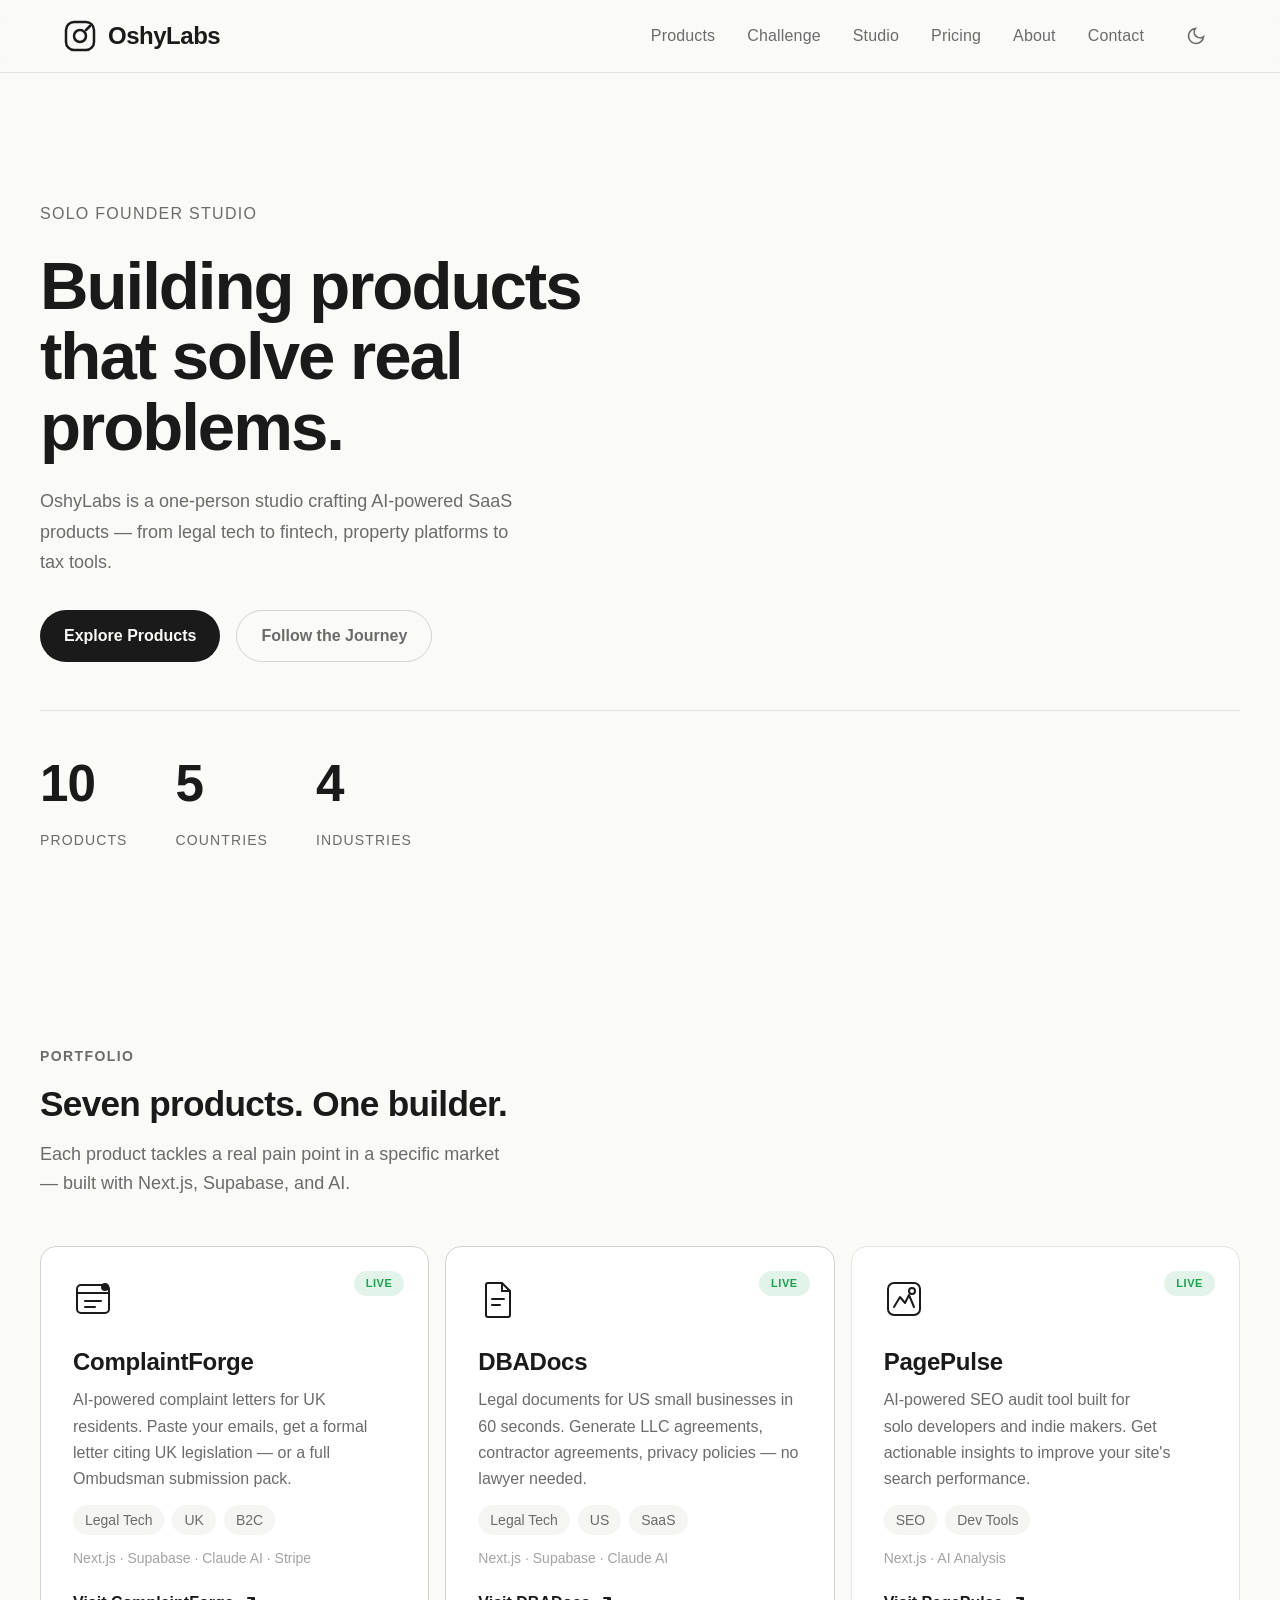
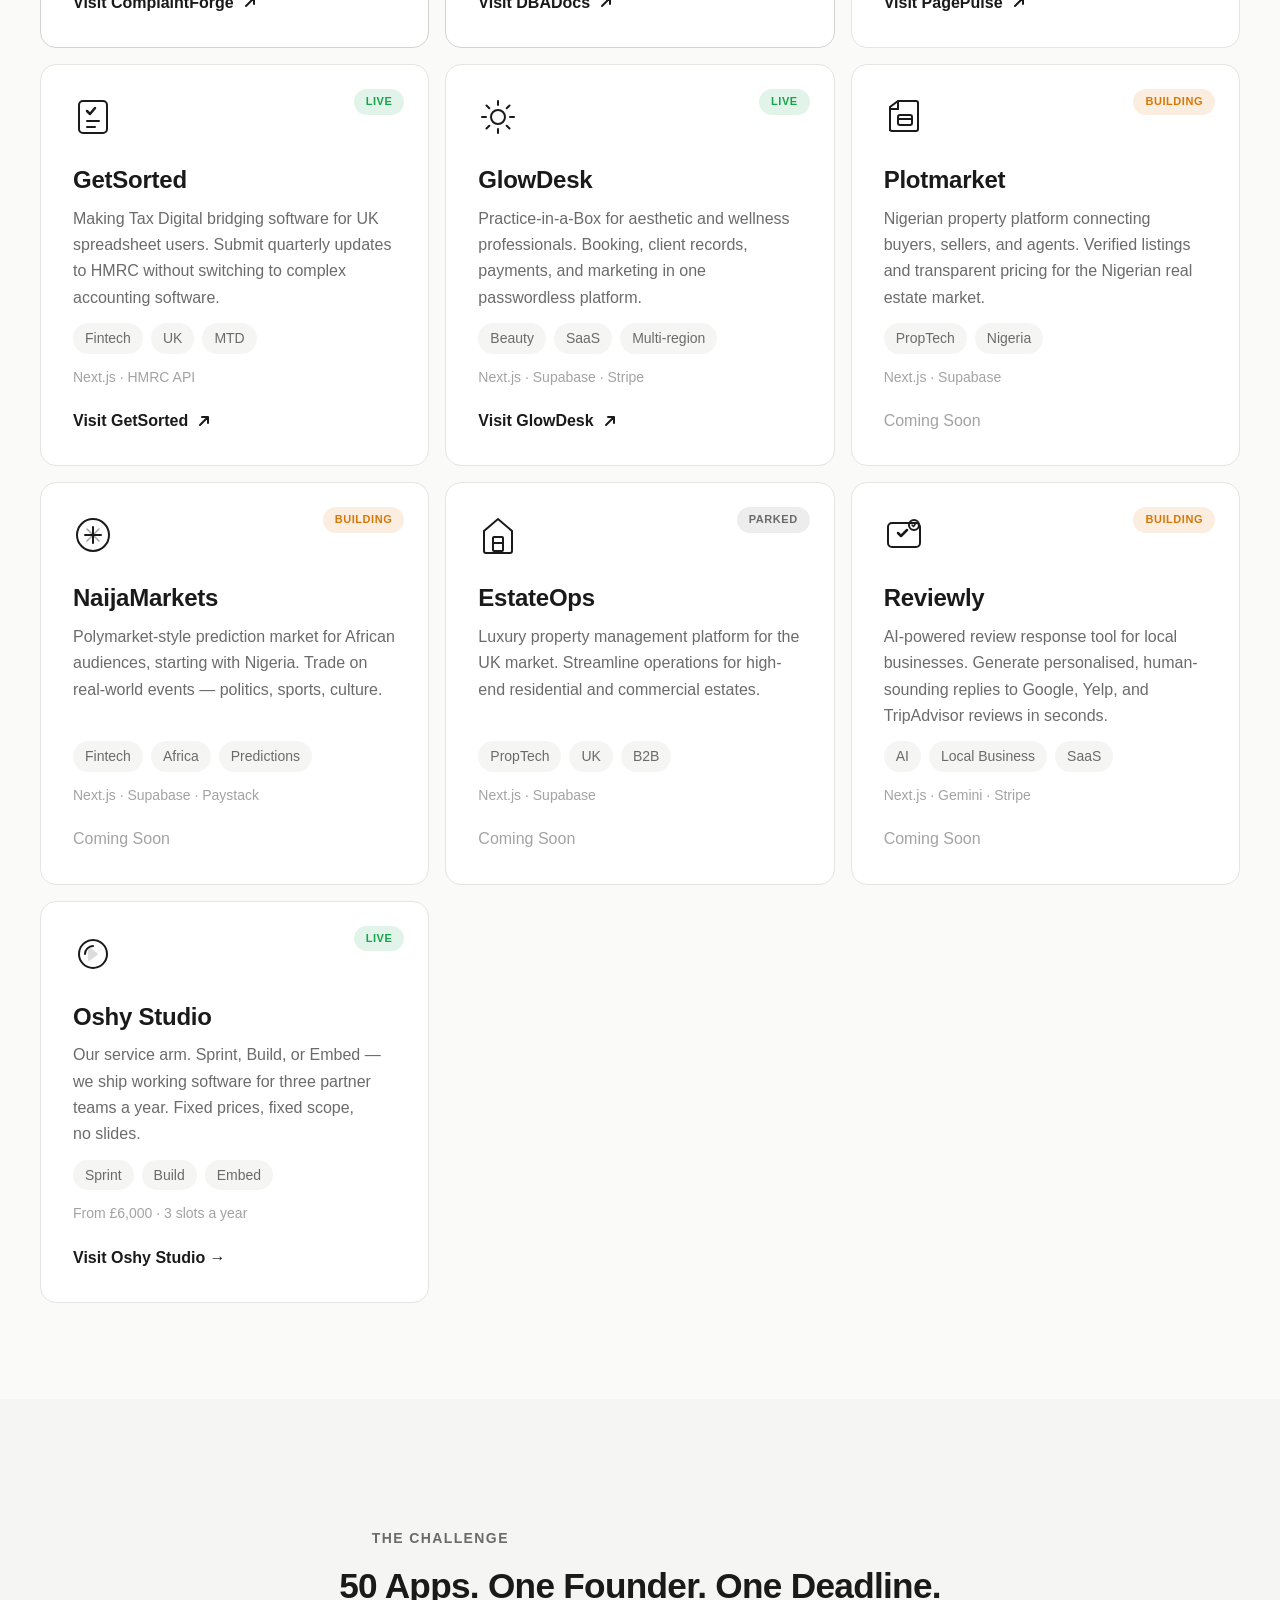
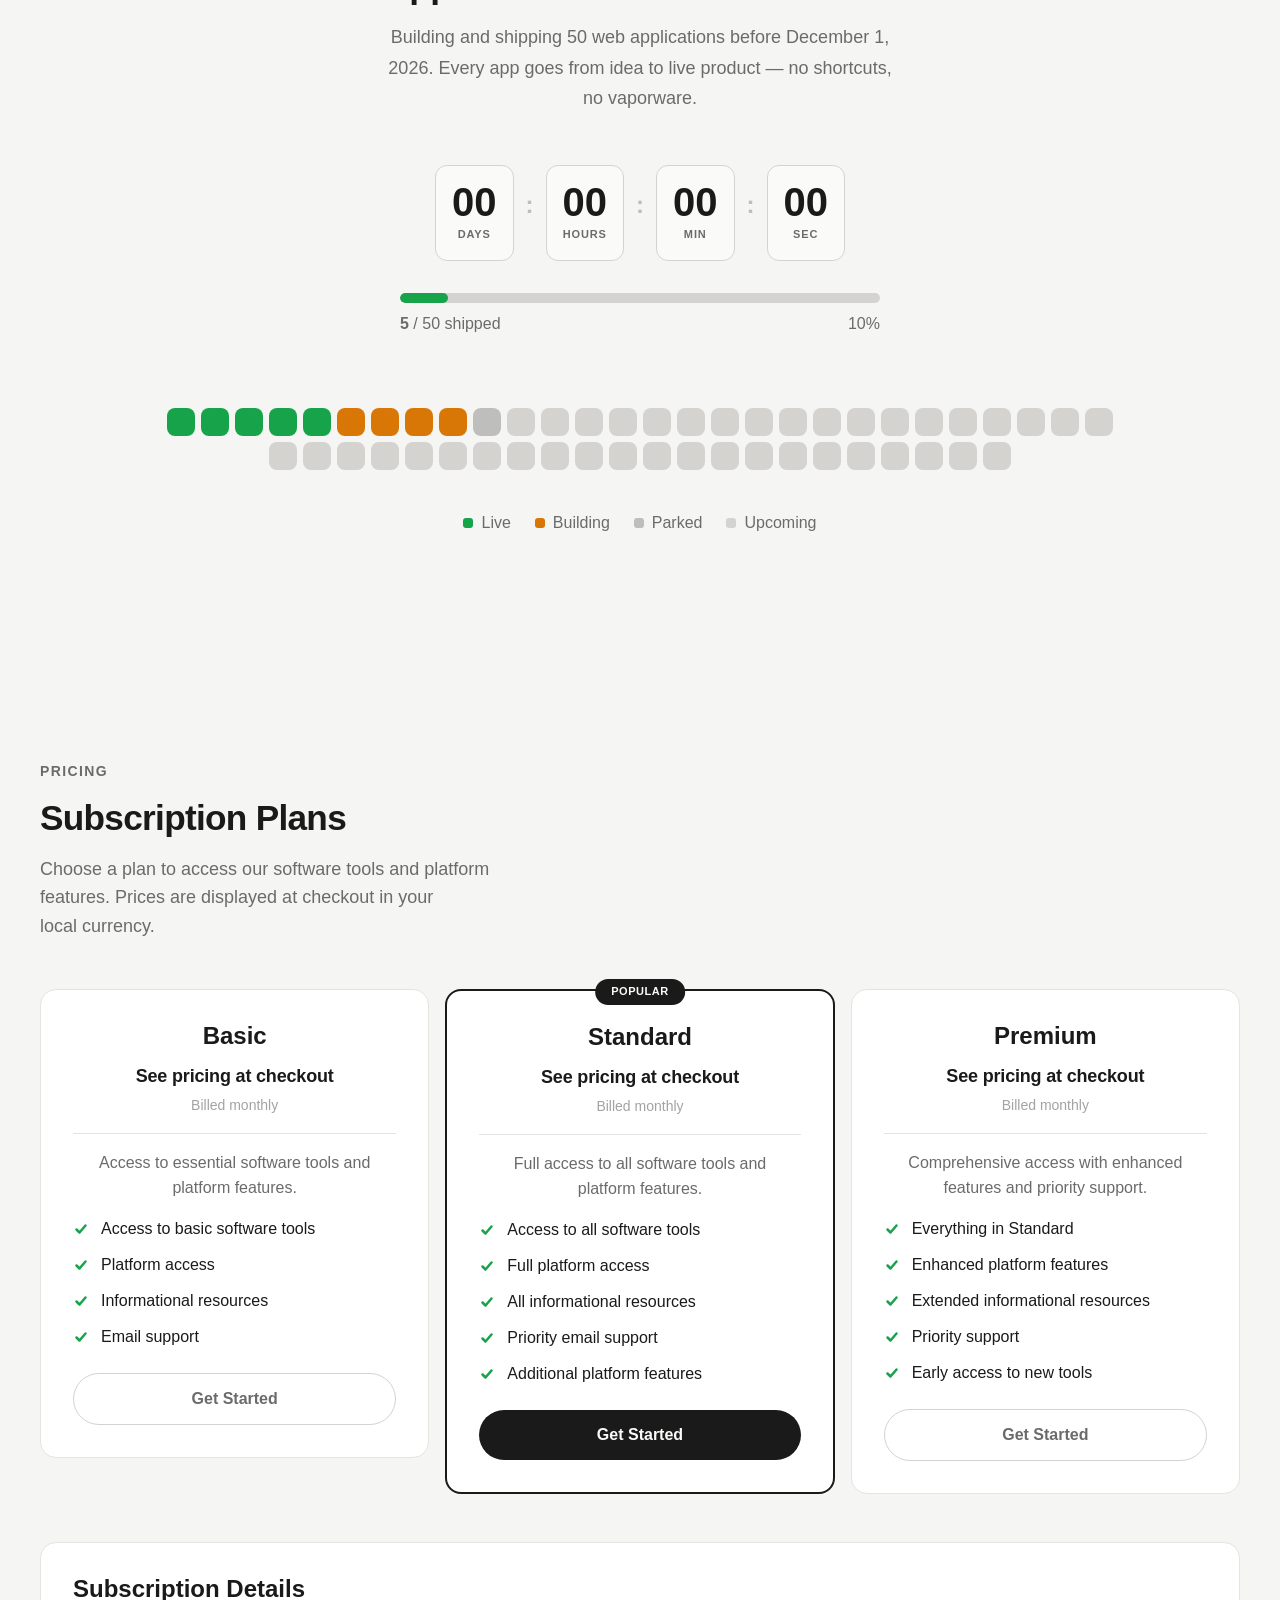
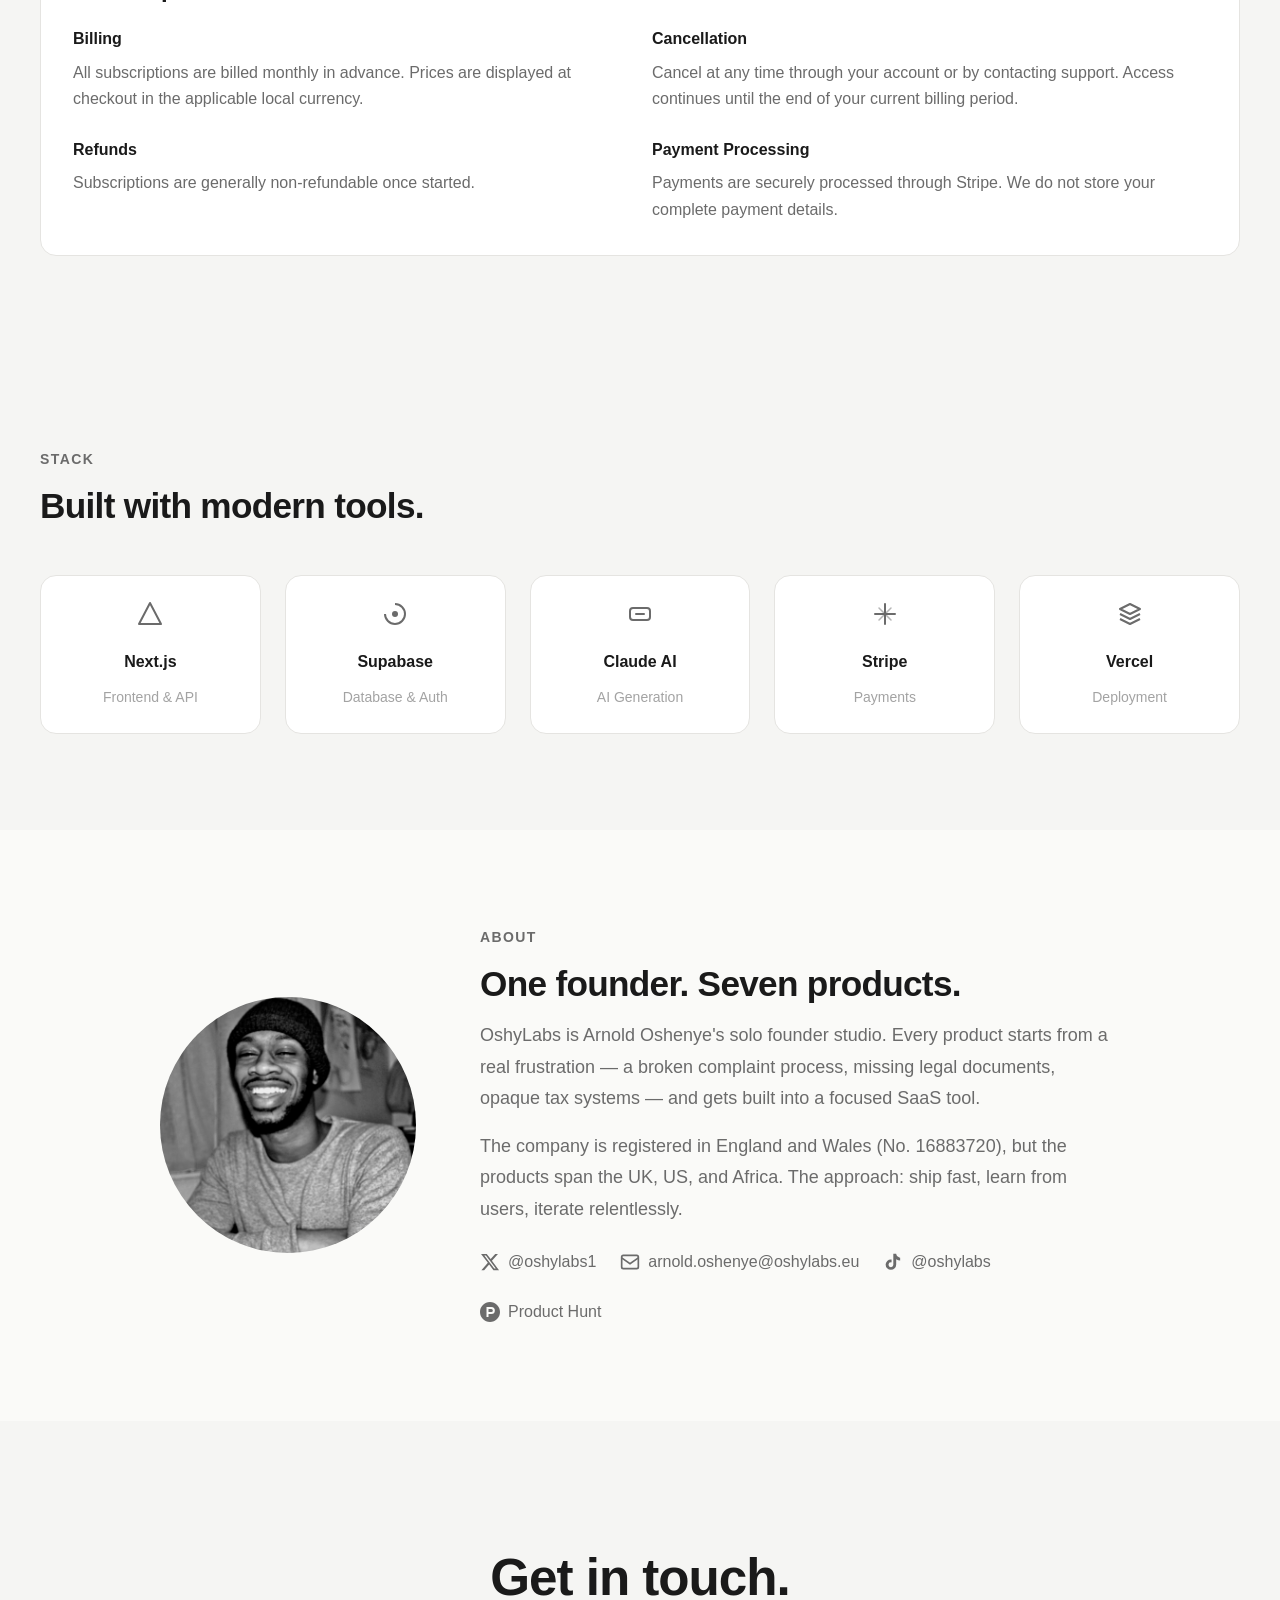
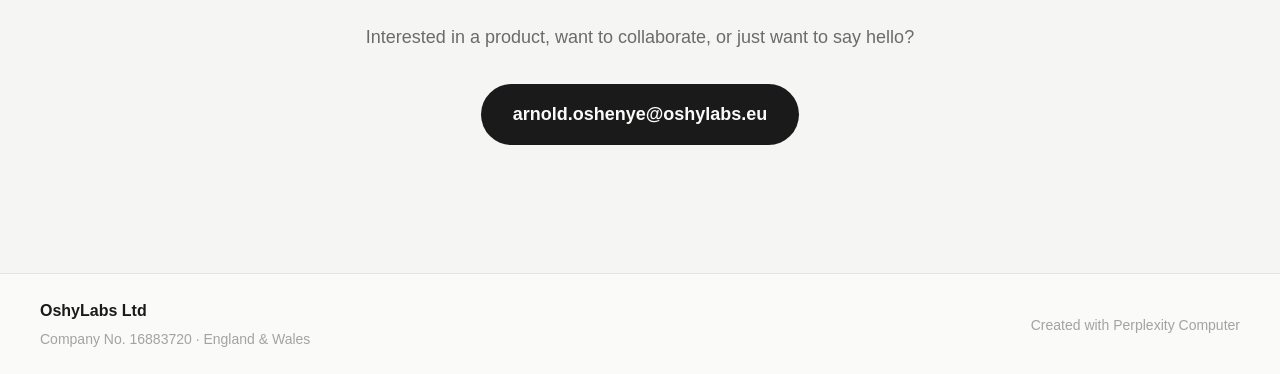
<file: index.html>
<!DOCTYPE html>
<html lang="en">
<head>
<!--
   ______                            __
  / ____/___  ____ ___  ____  __  __/ /____  _____
 / /   / __ \/ __ `__ \/ __ \/ / / / __/ _ \/ ___/
/ /___/ /_/ / / / / / / /_/ / /_/ / /_/  __/ /
\____/\____/_/ /_/ /_/ .___/\__,_/\__/\___/_/
                    /_/
        Created with Perplexity Computer
        https://www.perplexity.ai/computer
-->

<!-- Perplexity Computer Attribution — SEO Meta Tags -->
<meta name="generator" content="Perplexity Computer">
<meta name="author" content="Perplexity Computer">
<meta property="og:see_also" content="https://www.perplexity.ai/computer">
<link rel="author" href="https://www.perplexity.ai/computer">

<meta charset="UTF-8">
<meta name="viewport" content="width=device-width, initial-scale=1.0">
<title>OshyLabs — Building AI-Powered Products</title>
<meta name="description" content="OshyLabs builds AI-powered SaaS products for real-world problems. Explore our portfolio of 10 products across legal tech, fintech, property, beauty, and more.">
<meta property="og:title" content="OshyLabs — Building AI-Powered Products">
<meta property="og:description" content="A solo founder's portfolio of AI-powered SaaS products solving real problems.">
<meta property="og:type" content="website">

<link href="https://api.fontshare.com/v2/css?f[]=cabinet-grotesk@400,500,700,800&f[]=satoshi@300,400,500,700&display=swap" rel="stylesheet">

<link rel="stylesheet" href="./base.css">
<link rel="stylesheet" href="./style.css">

<script type="application/ld+json">
{
  "@context": "https://schema.org",
  "@type": "Organization",
  "name": "OshyLabs",
  "url": "https://www.oshylabs.eu",
  "description": "Building AI-powered SaaS products for real-world problems.",
  "founder": {
    "@type": "Person",
    "name": "Arnold Oshenye"
  },
  "creator": {
    "@type": "SoftwareApplication",
    "name": "Perplexity Computer",
    "url": "https://www.perplexity.ai/computer"
  }
}
</script>
</head>
<body>

<!-- Skip link -->
<a href="#main" class="skip-link">Skip to content</a>

<!-- Header -->
<header class="header" role="banner">
  <div class="header__inner">
    <a href="#" class="logo" aria-label="OshyLabs home">
      <svg class="logo__mark" width="32" height="32" viewBox="0 0 32 32" fill="none" aria-hidden="true">
        <rect x="2" y="2" width="28" height="28" rx="8" stroke="currentColor" stroke-width="2.5"/>
        <circle cx="16" cy="16" r="6" stroke="currentColor" stroke-width="2.5"/>
        <line x1="22" y1="10" x2="26" y2="6" stroke="currentColor" stroke-width="2.5" stroke-linecap="round"/>
      </svg>
      <span class="logo__text">OshyLabs</span>
    </a>
    <nav class="nav" role="navigation" aria-label="Main navigation">
      <a href="#products" class="nav__link">Products</a>
      <a href="#challenge" class="nav__link">Challenge</a>
      <a href="studio.html" class="nav__link">Studio</a>
      <a href="#pricing" class="nav__link">Pricing</a>
      <a href="#about" class="nav__link">About</a>
      <a href="#contact" class="nav__link">Contact</a>
      <button data-theme-toggle aria-label="Switch to dark mode" class="theme-toggle">
        <svg width="20" height="20" viewBox="0 0 24 24" fill="none" stroke="currentColor" stroke-width="2"><path d="M21 12.79A9 9 0 1 1 11.21 3 7 7 0 0 0 21 12.79z"/></svg>
      </button>
    </nav>
    <button class="mobile-menu-btn" aria-label="Open menu" aria-expanded="false">
      <svg width="24" height="24" viewBox="0 0 24 24" fill="none" stroke="currentColor" stroke-width="2" stroke-linecap="round"><line x1="3" y1="6" x2="21" y2="6"/><line x1="3" y1="12" x2="21" y2="12"/><line x1="3" y1="18" x2="21" y2="18"/></svg>
    </button>
  </div>
</header>

<!-- Mobile menu -->
<div class="mobile-menu" id="mobile-menu" aria-hidden="true">
  <div class="mobile-menu__inner">
    <a href="#products" class="mobile-menu__link">Products</a>
    <a href="#pricing" class="mobile-menu__link">Pricing</a>
    <a href="#about" class="mobile-menu__link">About</a>
    <a href="#contact" class="mobile-menu__link">Contact</a>
    <button data-theme-toggle aria-label="Switch to dark mode" class="theme-toggle mobile-theme-toggle">
      <svg width="20" height="20" viewBox="0 0 24 24" fill="none" stroke="currentColor" stroke-width="2"><path d="M21 12.79A9 9 0 1 1 11.21 3 7 7 0 0 0 21 12.79z"/></svg>
    </button>
  </div>
</div>

<main id="main">

<!-- Hero -->
<section class="hero">
  <div class="hero__inner">
    <p class="hero__tag">Solo Founder Studio</p>
    <h1 class="hero__title">Building products<br>that solve real<br>problems.</h1>
    <p class="hero__subtitle">OshyLabs is a one-person studio crafting AI-powered SaaS products — from legal tech to fintech, property platforms to tax tools.</p>
    <div class="hero__actions">
      <a href="#products" class="btn btn--primary">Explore Products</a>
      <a href="https://x.com/oshylabs1" target="_blank" rel="noopener noreferrer" class="btn btn--ghost">Follow the Journey</a>
    </div>
    <div class="hero__stats">
      <div class="stat">
        <span class="stat__number" data-count="10">0</span>
        <span class="stat__label">Products</span>
      </div>
      <div class="stat">
        <span class="stat__number" data-count="5">0</span>
        <span class="stat__label">Countries</span>
      </div>
      <div class="stat">
        <span class="stat__number" data-count="4">0</span>
        <span class="stat__label">Industries</span>
      </div>
    </div>
  </div>
</section>

<!-- Products -->
<section class="products" id="products">
  <div class="products__inner">
    <div class="section-header">
      <p class="section-tag">Portfolio</p>
      <h2 class="section-title">Seven products. One builder.</h2>
      <p class="section-desc">Each product tackles a real pain point in a specific market — built with Next.js, Supabase, and AI.</p>
    </div>

    <div class="product-grid">

      <!-- ComplaintForge -->
      <article class="product-card product-card--featured">
        <div class="product-card__icon">
          <svg width="40" height="40" viewBox="0 0 40 40" fill="none">
            <rect x="4" y="6" width="32" height="28" rx="4" stroke="currentColor" stroke-width="2"/>
            <path d="M4 14h32" stroke="currentColor" stroke-width="2"/>
            <path d="M12 22h16M12 28h10" stroke="currentColor" stroke-width="2" stroke-linecap="round"/>
            <circle cx="32" cy="8" r="4" fill="var(--color-primary)"/>
          </svg>
        </div>
        <div class="product-card__badge">Live</div>
        <h3 class="product-card__name">ComplaintForge</h3>
        <p class="product-card__desc">AI-powered complaint letters for UK residents. Paste your emails, get a formal letter citing UK legislation — or a full Ombudsman submission pack.</p>
        <div class="product-card__meta">
          <span class="meta-tag">Legal Tech</span>
          <span class="meta-tag">UK</span>
          <span class="meta-tag">B2C</span>
        </div>
        <div class="product-card__stack">Next.js · Supabase · Claude AI · Stripe</div>
        <a href="https://www.complaintforge.com" target="_blank" rel="noopener noreferrer" class="product-card__link">
          Visit ComplaintForge
          <svg width="16" height="16" viewBox="0 0 16 16" fill="none" stroke="currentColor" stroke-width="2" stroke-linecap="round"><path d="M4 12L12 4M12 4H6M12 4v6"/></svg>
        </a>
      </article>

      <!-- DBADocs -->
      <article class="product-card product-card--featured">
        <div class="product-card__icon">
          <svg width="40" height="40" viewBox="0 0 40 40" fill="none">
            <path d="M10 4h14l8 8v24a2 2 0 01-2 2H10a2 2 0 01-2-2V6a2 2 0 012-2z" stroke="currentColor" stroke-width="2"/>
            <path d="M24 4v8h8" stroke="currentColor" stroke-width="2"/>
            <path d="M14 20h12M14 26h8" stroke="currentColor" stroke-width="2" stroke-linecap="round"/>
          </svg>
        </div>
        <div class="product-card__badge">Live</div>
        <h3 class="product-card__name">DBADocs</h3>
        <p class="product-card__desc">Legal documents for US small businesses in 60 seconds. Generate LLC agreements, contractor agreements, privacy policies — no lawyer needed.</p>
        <div class="product-card__meta">
          <span class="meta-tag">Legal Tech</span>
          <span class="meta-tag">US</span>
          <span class="meta-tag">SaaS</span>
        </div>
        <div class="product-card__stack">Next.js · Supabase · Claude AI</div>
        <a href="https://www.dbadocs.app" target="_blank" rel="noopener noreferrer" class="product-card__link">
          Visit DBADocs
          <svg width="16" height="16" viewBox="0 0 16 16" fill="none" stroke="currentColor" stroke-width="2" stroke-linecap="round"><path d="M4 12L12 4M12 4H6M12 4v6"/></svg>
        </a>
      </article>

      <!-- PagePulse -->
      <article class="product-card">
        <div class="product-card__icon">
          <svg width="40" height="40" viewBox="0 0 40 40" fill="none">
            <rect x="4" y="4" width="32" height="32" rx="6" stroke="currentColor" stroke-width="2"/>
            <path d="M10 28l6-10 5 6 4-8 5 12" stroke="currentColor" stroke-width="2" stroke-linecap="round" stroke-linejoin="round"/>
            <circle cx="28" cy="12" r="3" stroke="currentColor" stroke-width="2"/>
          </svg>
        </div>
        <div class="product-card__badge">Live</div>
        <h3 class="product-card__name">PagePulse</h3>
        <p class="product-card__desc">AI-powered SEO audit tool built for solo developers and indie makers. Get actionable insights to improve your site's search performance.</p>
        <div class="product-card__meta">
          <span class="meta-tag">SEO</span>
          <span class="meta-tag">Dev Tools</span>
        </div>
        <div class="product-card__stack">Next.js · AI Analysis</div>
        <a href="https://pagepulse.se" target="_blank" rel="noopener noreferrer" class="product-card__link">
          Visit PagePulse
          <svg width="16" height="16" viewBox="0 0 16 16" fill="none" stroke="currentColor" stroke-width="2" stroke-linecap="round"><path d="M4 12L12 4M12 4H6M12 4v6"/></svg>
        </a>
      </article>

      <!-- GetSorted -->
      <article class="product-card">
        <div class="product-card__icon">
          <svg width="40" height="40" viewBox="0 0 40 40" fill="none">
            <rect x="6" y="4" width="28" height="32" rx="4" stroke="currentColor" stroke-width="2"/>
            <path d="M14 14l3 3 5-6" stroke="currentColor" stroke-width="2.5" stroke-linecap="round" stroke-linejoin="round"/>
            <path d="M14 24h12M14 30h8" stroke="currentColor" stroke-width="2" stroke-linecap="round"/>
          </svg>
        </div>
        <div class="product-card__badge">Live</div>
        <h3 class="product-card__name">GetSorted</h3>
        <p class="product-card__desc">Making Tax Digital bridging software for UK spreadsheet users. Submit quarterly updates to HMRC without switching to complex accounting software.</p>
        <div class="product-card__meta">
          <span class="meta-tag">Fintech</span>
          <span class="meta-tag">UK</span>
          <span class="meta-tag">MTD</span>
        </div>
        <div class="product-card__stack">Next.js · HMRC API</div>
        <a href="https://getsorted.site" target="_blank" rel="noopener noreferrer" class="product-card__link">
          Visit GetSorted
          <svg width="16" height="16" viewBox="0 0 16 16" fill="none" stroke="currentColor" stroke-width="2" stroke-linecap="round"><path d="M4 12L12 4M12 4H6M12 4v6"/></svg>
        </a>
      </article>

      <!-- GlowDesk -->
      <article class="product-card">
        <div class="product-card__icon">
          <svg width="40" height="40" viewBox="0 0 40 40" fill="none">
            <circle cx="20" cy="20" r="7" stroke="currentColor" stroke-width="2"/>
            <path d="M20 4v4M20 32v4M4 20h4M32 20h4M8.5 8.5l2.8 2.8M28.7 28.7l2.8 2.8M8.5 31.5l2.8-2.8M28.7 11.3l2.8-2.8" stroke="currentColor" stroke-width="2" stroke-linecap="round"/>
          </svg>
        </div>
        <div class="product-card__badge">Live</div>
        <h3 class="product-card__name">GlowDesk</h3>
        <p class="product-card__desc">Practice-in-a-Box for aesthetic and wellness professionals. Booking, client records, payments, and marketing in one passwordless platform.</p>
        <div class="product-card__meta">
          <span class="meta-tag">Beauty</span>
          <span class="meta-tag">SaaS</span>
          <span class="meta-tag">Multi-region</span>
        </div>
        <div class="product-card__stack">Next.js · Supabase · Stripe</div>
        <a href="https://glowdesk.se" target="_blank" rel="noopener noreferrer" class="product-card__link">
          Visit GlowDesk
          <svg width="16" height="16" viewBox="0 0 16 16" fill="none" stroke="currentColor" stroke-width="2" stroke-linecap="round"><path d="M4 12L12 4M12 4H6M12 4v6"/></svg>
        </a>
      </article>

      <!-- Plotmarket -->
      <article class="product-card">
        <div class="product-card__icon">
          <svg width="40" height="40" viewBox="0 0 40 40" fill="none">
            <path d="M6 34V10l8-6h18a2 2 0 012 2v26a2 2 0 01-2 2H8a2 2 0 01-2-2z" stroke="currentColor" stroke-width="2"/>
            <path d="M14 4v8H6" stroke="currentColor" stroke-width="2"/>
            <rect x="14" y="18" width="14" height="10" rx="2" stroke="currentColor" stroke-width="2"/>
            <path d="M14 22h14" stroke="currentColor" stroke-width="2"/>
          </svg>
        </div>
        <div class="product-card__badge product-card__badge--building">Building</div>
        <h3 class="product-card__name">Plotmarket</h3>
        <p class="product-card__desc">Nigerian property platform connecting buyers, sellers, and agents. Verified listings and transparent pricing for the Nigerian real estate market.</p>
        <div class="product-card__meta">
          <span class="meta-tag">PropTech</span>
          <span class="meta-tag">Nigeria</span>
        </div>
        <div class="product-card__stack">Next.js · Supabase</div>
        <span class="product-card__link product-card__link--soon">Coming Soon</span>
      </article>

      <!-- NaijaMarkets -->
      <article class="product-card">
        <div class="product-card__icon">
          <svg width="40" height="40" viewBox="0 0 40 40" fill="none">
            <circle cx="20" cy="20" r="16" stroke="currentColor" stroke-width="2"/>
            <path d="M12 20h16" stroke="currentColor" stroke-width="2" stroke-linecap="round"/>
            <path d="M20 12v16" stroke="currentColor" stroke-width="2" stroke-linecap="round"/>
            <path d="M14 14l12 12M26 14L14 26" stroke="currentColor" stroke-width="1.5" stroke-linecap="round" opacity="0.4"/>
          </svg>
        </div>
        <div class="product-card__badge product-card__badge--building">Building</div>
        <h3 class="product-card__name">NaijaMarkets</h3>
        <p class="product-card__desc">Polymarket-style prediction market for African audiences, starting with Nigeria. Trade on real-world events — politics, sports, culture.</p>
        <div class="product-card__meta">
          <span class="meta-tag">Fintech</span>
          <span class="meta-tag">Africa</span>
          <span class="meta-tag">Predictions</span>
        </div>
        <div class="product-card__stack">Next.js · Supabase · Paystack</div>
        <span class="product-card__link product-card__link--soon">Coming Soon</span>
      </article>

      <!-- EstateOps -->
      <article class="product-card">
        <div class="product-card__icon">
          <svg width="40" height="40" viewBox="0 0 40 40" fill="none">
            <path d="M6 36V16l14-12 14 12v20a2 2 0 01-2 2H8a2 2 0 01-2-2z" stroke="currentColor" stroke-width="2"/>
            <rect x="15" y="22" width="10" height="14" rx="1" stroke="currentColor" stroke-width="2"/>
            <path d="M15 28h10" stroke="currentColor" stroke-width="2"/>
          </svg>
        </div>
        <div class="product-card__badge product-card__badge--parked">Parked</div>
        <h3 class="product-card__name">EstateOps</h3>
        <p class="product-card__desc">Luxury property management platform for the UK market. Streamline operations for high-end residential and commercial estates.</p>
        <div class="product-card__meta">
          <span class="meta-tag">PropTech</span>
          <span class="meta-tag">UK</span>
          <span class="meta-tag">B2B</span>
        </div>
        <div class="product-card__stack">Next.js · Supabase</div>
        <span class="product-card__link product-card__link--soon">Coming Soon</span>
      </article>

      <!-- Reviewly -->
      <article class="product-card">
        <div class="product-card__icon">
          <svg width="40" height="40" viewBox="0 0 40 40" fill="none">
            <rect x="4" y="8" width="32" height="24" rx="4" stroke="currentColor" stroke-width="2"/>
            <path d="M14 18l3 3 6-6" stroke="currentColor" stroke-width="2.5" stroke-linecap="round" stroke-linejoin="round"/>
            <circle cx="30" cy="10" r="5" stroke="currentColor" stroke-width="2"/>
            <path d="M28 10l1.5 1.5L32 8" stroke="currentColor" stroke-width="1.5" stroke-linecap="round" stroke-linejoin="round"/>
          </svg>
        </div>
        <div class="product-card__badge product-card__badge--building">Building</div>
        <h3 class="product-card__name">Reviewly</h3>
        <p class="product-card__desc">AI-powered review response tool for local businesses. Generate personalised, human-sounding replies to Google, Yelp, and TripAdvisor reviews in seconds.</p>
        <div class="product-card__meta">
          <span class="meta-tag">AI</span>
          <span class="meta-tag">Local Business</span>
          <span class="meta-tag">SaaS</span>
        </div>
        <div class="product-card__stack">Next.js · Gemini · Stripe</div>
        <span class="product-card__link product-card__link--soon">Coming Soon</span>
      </article>

      <!-- Oshy Studios -->
      <article class="product-card">
        <div class="product-card__icon">
          <svg width="40" height="40" viewBox="0 0 40 40" fill="none">
            <circle cx="20" cy="20" r="14" stroke="currentColor" stroke-width="2"/>
            <path d="M12 20c0-4.4 3.6-8 8-8" stroke="currentColor" stroke-width="2" stroke-linecap="round"/>
            <path d="M16 14l8 6-8 6V14z" fill="currentColor" opacity="0.15" stroke="currentColor" stroke-width="2" stroke-linejoin="round"/>
          </svg>
        </div>
        <div class="product-card__badge product-card__badge--live">Live</div>
        <h3 class="product-card__name">Oshy Studio</h3>
        <p class="product-card__desc">Our service arm. Sprint, Build, or Embed — we ship working software for three partner teams a year. Fixed prices, fixed scope, no slides.</p>
        <div class="product-card__meta">
          <span class="meta-tag">Sprint</span>
          <span class="meta-tag">Build</span>
          <span class="meta-tag">Embed</span>
        </div>
        <div class="product-card__stack">From £6,000 · 3 slots a year</div>
        <a href="studio.html" class="product-card__link">Visit Oshy Studio →</a>
      </article>

    </div>
  </div>
</section>

<!-- 50 Apps Challenge -->
<section class="challenge" id="challenge">
  <div class="challenge__inner">
    <div class="challenge__header">
      <p class="section-tag">The Challenge</p>
      <h2 class="section-title">50 Apps. One Founder. One Deadline.</h2>
      <p class="challenge__subtitle">Building and shipping 50 web applications before December 1, 2026. Every app goes from idea to live product — no shortcuts, no vaporware.</p>
    </div>

    <div class="challenge__stats">
      <div class="challenge__countdown" id="challengeCountdown">
        <div class="countdown__item">
          <span class="countdown__number" data-countdown="days">--</span>
          <span class="countdown__label">Days</span>
        </div>
        <div class="countdown__separator">:</div>
        <div class="countdown__item">
          <span class="countdown__number" data-countdown="hours">--</span>
          <span class="countdown__label">Hours</span>
        </div>
        <div class="countdown__separator">:</div>
        <div class="countdown__item">
          <span class="countdown__number" data-countdown="minutes">--</span>
          <span class="countdown__label">Min</span>
        </div>
        <div class="countdown__separator">:</div>
        <div class="countdown__item">
          <span class="countdown__number" data-countdown="seconds">--</span>
          <span class="countdown__label">Sec</span>
        </div>
      </div>

      <div class="challenge__progress">
        <div class="progress__bar">
          <div class="progress__fill" id="progressFill" style="width: 10%"></div>
        </div>
        <div class="progress__labels">
          <span class="progress__count"><strong>5</strong> / 50 shipped</span>
          <span class="progress__percent">10%</span>
        </div>
      </div>
    </div>

    <div class="challenge__tracker">
      <div class="tracker__grid" id="trackerGrid">
        <!-- Live apps -->
        <div class="tracker__dot tracker__dot--live" data-app="ComplaintForge" data-status="Live"></div>
        <div class="tracker__dot tracker__dot--live" data-app="DBADocs" data-status="Live"></div>
        <div class="tracker__dot tracker__dot--live" data-app="PagePulse" data-status="Live"></div>
        <div class="tracker__dot tracker__dot--live" data-app="GetSorted" data-status="Live"></div>
        <div class="tracker__dot tracker__dot--live" data-app="GlowDesk" data-status="Live"></div>
        <!-- Building apps -->
        <div class="tracker__dot tracker__dot--building" data-app="Plotmarket" data-status="Building"></div>
        <div class="tracker__dot tracker__dot--building" data-app="NaijaMarkets" data-status="Building"></div>
        <div class="tracker__dot tracker__dot--building" data-app="Reviewly" data-status="Building"></div>
        <div class="tracker__dot tracker__dot--building" data-app="Oshy Studios" data-status="Building"></div>
        <!-- Parked -->
        <div class="tracker__dot tracker__dot--parked" data-app="EstateOps" data-status="Parked"></div>
        <!-- Remaining -->
        <div class="tracker__dot" data-app="#10"></div>
        <div class="tracker__dot" data-app="#11"></div>
        <div class="tracker__dot" data-app="#12"></div>
        <div class="tracker__dot" data-app="#13"></div>
        <div class="tracker__dot" data-app="#14"></div>
        <div class="tracker__dot" data-app="#15"></div>
        <div class="tracker__dot" data-app="#16"></div>
        <div class="tracker__dot" data-app="#17"></div>
        <div class="tracker__dot" data-app="#18"></div>
        <div class="tracker__dot" data-app="#19"></div>
        <div class="tracker__dot" data-app="#20"></div>
        <div class="tracker__dot" data-app="#21"></div>
        <div class="tracker__dot" data-app="#22"></div>
        <div class="tracker__dot" data-app="#23"></div>
        <div class="tracker__dot" data-app="#24"></div>
        <div class="tracker__dot" data-app="#25"></div>
        <div class="tracker__dot" data-app="#26"></div>
        <div class="tracker__dot" data-app="#27"></div>
        <div class="tracker__dot" data-app="#28"></div>
        <div class="tracker__dot" data-app="#29"></div>
        <div class="tracker__dot" data-app="#30"></div>
        <div class="tracker__dot" data-app="#31"></div>
        <div class="tracker__dot" data-app="#32"></div>
        <div class="tracker__dot" data-app="#33"></div>
        <div class="tracker__dot" data-app="#34"></div>
        <div class="tracker__dot" data-app="#35"></div>
        <div class="tracker__dot" data-app="#36"></div>
        <div class="tracker__dot" data-app="#37"></div>
        <div class="tracker__dot" data-app="#38"></div>
        <div class="tracker__dot" data-app="#39"></div>
        <div class="tracker__dot" data-app="#40"></div>
        <div class="tracker__dot" data-app="#41"></div>
        <div class="tracker__dot" data-app="#42"></div>
        <div class="tracker__dot" data-app="#43"></div>
        <div class="tracker__dot" data-app="#44"></div>
        <div class="tracker__dot" data-app="#45"></div>
        <div class="tracker__dot" data-app="#46"></div>
        <div class="tracker__dot" data-app="#47"></div>
        <div class="tracker__dot" data-app="#48"></div>
        <div class="tracker__dot" data-app="#49"></div>

      </div>
      <div class="tracker__legend">
        <span class="tracker__legend-item"><span class="tracker__dot-inline tracker__dot-inline--live"></span> Live</span>
        <span class="tracker__legend-item"><span class="tracker__dot-inline tracker__dot-inline--building"></span> Building</span>
        <span class="tracker__legend-item"><span class="tracker__dot-inline tracker__dot-inline--parked"></span> Parked</span>
        <span class="tracker__legend-item"><span class="tracker__dot-inline"></span> Upcoming</span>
      </div>
      <div class="tracker__tooltip" id="trackerTooltip"></div>
    </div>
  </div>
</section>

<!-- Pricing -->
<section class="pricing" id="pricing">
  <div class="pricing__inner">
    <div class="section-header">
      <p class="section-tag">Pricing</p>
      <h2 class="section-title">Subscription Plans</h2>
      <p class="section-desc">Choose a plan to access our software tools and platform features. Prices are displayed at checkout in your local currency.</p>
    </div>

    <div class="pricing-grid">

      <!-- Basic -->
      <div class="pricing-card">
        <div class="pricing-card__header">
          <h3 class="pricing-card__name">Basic</h3>
          <p class="pricing-card__price">See pricing at checkout</p>
          <p class="pricing-card__period">Billed monthly</p>
        </div>
        <p class="pricing-card__desc">Access to essential software tools and platform features.</p>
        <ul class="pricing-card__features" role="list">
          <li>
            <svg width="16" height="16" viewBox="0 0 16 16" fill="none" stroke="var(--color-live)" stroke-width="2.5" stroke-linecap="round" stroke-linejoin="round"><path d="M3.5 8.5l3 3 6-7"/></svg>
            Access to basic software tools
          </li>
          <li>
            <svg width="16" height="16" viewBox="0 0 16 16" fill="none" stroke="var(--color-live)" stroke-width="2.5" stroke-linecap="round" stroke-linejoin="round"><path d="M3.5 8.5l3 3 6-7"/></svg>
            Platform access
          </li>
          <li>
            <svg width="16" height="16" viewBox="0 0 16 16" fill="none" stroke="var(--color-live)" stroke-width="2.5" stroke-linecap="round" stroke-linejoin="round"><path d="M3.5 8.5l3 3 6-7"/></svg>
            Informational resources
          </li>
          <li>
            <svg width="16" height="16" viewBox="0 0 16 16" fill="none" stroke="var(--color-live)" stroke-width="2.5" stroke-linecap="round" stroke-linejoin="round"><path d="M3.5 8.5l3 3 6-7"/></svg>
            Email support
          </li>
        </ul>
        <a href="mailto:arnold.oshenye@oshylabs.eu" class="btn btn--ghost pricing-card__btn">Get Started</a>
      </div>

      <!-- Standard -->
      <div class="pricing-card pricing-card--popular">
        <div class="pricing-card__badge">Popular</div>
        <div class="pricing-card__header">
          <h3 class="pricing-card__name">Standard</h3>
          <p class="pricing-card__price">See pricing at checkout</p>
          <p class="pricing-card__period">Billed monthly</p>
        </div>
        <p class="pricing-card__desc">Full access to all software tools and platform features.</p>
        <ul class="pricing-card__features" role="list">
          <li>
            <svg width="16" height="16" viewBox="0 0 16 16" fill="none" stroke="var(--color-live)" stroke-width="2.5" stroke-linecap="round" stroke-linejoin="round"><path d="M3.5 8.5l3 3 6-7"/></svg>
            Access to all software tools
          </li>
          <li>
            <svg width="16" height="16" viewBox="0 0 16 16" fill="none" stroke="var(--color-live)" stroke-width="2.5" stroke-linecap="round" stroke-linejoin="round"><path d="M3.5 8.5l3 3 6-7"/></svg>
            Full platform access
          </li>
          <li>
            <svg width="16" height="16" viewBox="0 0 16 16" fill="none" stroke="var(--color-live)" stroke-width="2.5" stroke-linecap="round" stroke-linejoin="round"><path d="M3.5 8.5l3 3 6-7"/></svg>
            All informational resources
          </li>
          <li>
            <svg width="16" height="16" viewBox="0 0 16 16" fill="none" stroke="var(--color-live)" stroke-width="2.5" stroke-linecap="round" stroke-linejoin="round"><path d="M3.5 8.5l3 3 6-7"/></svg>
            Priority email support
          </li>
          <li>
            <svg width="16" height="16" viewBox="0 0 16 16" fill="none" stroke="var(--color-live)" stroke-width="2.5" stroke-linecap="round" stroke-linejoin="round"><path d="M3.5 8.5l3 3 6-7"/></svg>
            Additional platform features
          </li>
        </ul>
        <a href="mailto:arnold.oshenye@oshylabs.eu" class="btn btn--primary pricing-card__btn">Get Started</a>
      </div>

      <!-- Premium -->
      <div class="pricing-card">
        <div class="pricing-card__header">
          <h3 class="pricing-card__name">Premium</h3>
          <p class="pricing-card__price">See pricing at checkout</p>
          <p class="pricing-card__period">Billed monthly</p>
        </div>
        <p class="pricing-card__desc">Comprehensive access with enhanced features and priority support.</p>
        <ul class="pricing-card__features" role="list">
          <li>
            <svg width="16" height="16" viewBox="0 0 16 16" fill="none" stroke="var(--color-live)" stroke-width="2.5" stroke-linecap="round" stroke-linejoin="round"><path d="M3.5 8.5l3 3 6-7"/></svg>
            Everything in Standard
          </li>
          <li>
            <svg width="16" height="16" viewBox="0 0 16 16" fill="none" stroke="var(--color-live)" stroke-width="2.5" stroke-linecap="round" stroke-linejoin="round"><path d="M3.5 8.5l3 3 6-7"/></svg>
            Enhanced platform features
          </li>
          <li>
            <svg width="16" height="16" viewBox="0 0 16 16" fill="none" stroke="var(--color-live)" stroke-width="2.5" stroke-linecap="round" stroke-linejoin="round"><path d="M3.5 8.5l3 3 6-7"/></svg>
            Extended informational resources
          </li>
          <li>
            <svg width="16" height="16" viewBox="0 0 16 16" fill="none" stroke="var(--color-live)" stroke-width="2.5" stroke-linecap="round" stroke-linejoin="round"><path d="M3.5 8.5l3 3 6-7"/></svg>
            Priority support
          </li>
          <li>
            <svg width="16" height="16" viewBox="0 0 16 16" fill="none" stroke="var(--color-live)" stroke-width="2.5" stroke-linecap="round" stroke-linejoin="round"><path d="M3.5 8.5l3 3 6-7"/></svg>
            Early access to new tools
          </li>
        </ul>
        <a href="mailto:arnold.oshenye@oshylabs.eu" class="btn btn--ghost pricing-card__btn">Get Started</a>
      </div>

    </div>

    <!-- Subscription Details -->
    <div class="pricing-details">
      <h3 class="pricing-details__title">Subscription Details</h3>
      <div class="pricing-details__grid">
        <div class="pricing-detail">
          <strong>Billing</strong>
          <p>All subscriptions are billed monthly in advance. Prices are displayed at checkout in the applicable local currency.</p>
        </div>
        <div class="pricing-detail">
          <strong>Cancellation</strong>
          <p>Cancel at any time through your account or by contacting support. Access continues until the end of your current billing period.</p>
        </div>
        <div class="pricing-detail">
          <strong>Refunds</strong>
          <p>Subscriptions are generally non-refundable once started.</p>
        </div>
        <div class="pricing-detail">
          <strong>Payment Processing</strong>
          <p>Payments are securely processed through Stripe. We do not store your complete payment details.</p>
        </div>
      </div>
    </div>

  </div>
</section>

<!-- Tech Stack -->
<section class="stack-section">
  <div class="stack-section__inner">
    <div class="section-header">
      <p class="section-tag">Stack</p>
      <h2 class="section-title">Built with modern tools.</h2>
    </div>
    <div class="stack-grid">
      <div class="stack-item">
        <div class="stack-item__icon">
          <svg width="28" height="28" viewBox="0 0 28 28" fill="none"><path d="M14 3L25 24H3L14 3z" stroke="currentColor" stroke-width="2" stroke-linejoin="round"/></svg>
        </div>
        <span class="stack-item__name">Next.js</span>
        <span class="stack-item__role">Frontend & API</span>
      </div>
      <div class="stack-item">
        <div class="stack-item__icon">
          <svg width="28" height="28" viewBox="0 0 28 28" fill="none"><path d="M14 4a10 10 0 0110 10c0 5.523-4.477 10-10 10S4 19.523 4 14" stroke="currentColor" stroke-width="2"/><circle cx="14" cy="14" r="3" fill="currentColor"/></svg>
        </div>
        <span class="stack-item__name">Supabase</span>
        <span class="stack-item__role">Database & Auth</span>
      </div>
      <div class="stack-item">
        <div class="stack-item__icon">
          <svg width="28" height="28" viewBox="0 0 28 28" fill="none"><rect x="4" y="8" width="20" height="12" rx="3" stroke="currentColor" stroke-width="2"/><path d="M10 14h8" stroke="currentColor" stroke-width="2" stroke-linecap="round"/></svg>
        </div>
        <span class="stack-item__name">Claude AI</span>
        <span class="stack-item__role">AI Generation</span>
      </div>
      <div class="stack-item">
        <div class="stack-item__icon">
          <svg width="28" height="28" viewBox="0 0 28 28" fill="none"><path d="M14 4v20M4 14h20" stroke="currentColor" stroke-width="2" stroke-linecap="round"/><path d="M8 8l12 12M20 8L8 20" stroke="currentColor" stroke-width="1.5" stroke-linecap="round" opacity="0.5"/></svg>
        </div>
        <span class="stack-item__name">Stripe</span>
        <span class="stack-item__role">Payments</span>
      </div>
      <div class="stack-item">
        <div class="stack-item__icon">
          <svg width="28" height="28" viewBox="0 0 28 28" fill="none"><path d="M14 4L4 9l10 5 10-5-10-5z" stroke="currentColor" stroke-width="2" stroke-linejoin="round"/><path d="M4 14l10 5 10-5" stroke="currentColor" stroke-width="2" stroke-linejoin="round"/><path d="M4 19l10 5 10-5" stroke="currentColor" stroke-width="2" stroke-linejoin="round"/></svg>
        </div>
        <span class="stack-item__name">Vercel</span>
        <span class="stack-item__role">Deployment</span>
      </div>
    </div>
  </div>
</section>

<!-- About -->
<section class="about" id="about">
  <div class="about__inner">
    <div class="about__portrait">
      <img src="arnold.jpg" alt="Arnold Oshenye, founder of OshyLabs" class="about__img" loading="lazy" />
    </div>
    <div class="about__content">
      <p class="section-tag">About</p>
      <h2 class="section-title">One founder. Seven products.</h2>
      <p class="about__text">OshyLabs is Arnold Oshenye's solo founder studio. Every product starts from a real frustration — a broken complaint process, missing legal documents, opaque tax systems — and gets built into a focused SaaS tool.</p>
      <p class="about__text">The company is registered in England and Wales (No. 16883720), but the products span the UK, US, and Africa. The approach: ship fast, learn from users, iterate relentlessly.</p>
      <div class="about__links">
        <a href="https://x.com/oshylabs1" target="_blank" rel="noopener noreferrer" class="about__social">
          <svg width="20" height="20" viewBox="0 0 24 24" fill="currentColor"><path d="M18.244 2.25h3.308l-7.227 8.26 8.502 11.24H16.17l-5.214-6.817L4.99 21.75H1.68l7.73-8.835L1.254 2.25H8.08l4.713 6.231zm-1.161 17.52h1.833L7.084 4.126H5.117z"/></svg>
          @oshylabs1
        </a>
        <a href="mailto:arnold.oshenye@oshylabs.eu" class="about__social">
          <svg width="20" height="20" viewBox="0 0 24 24" fill="none" stroke="currentColor" stroke-width="2"><rect x="2" y="4" width="20" height="16" rx="2"/><path d="M22 7l-10 7L2 7"/></svg>
          arnold.oshenye@oshylabs.eu
        </a>
        <a href="https://www.tiktok.com/@oshylabs" target="_blank" rel="noopener noreferrer" class="about__social">
          <svg width="20" height="20" viewBox="0 0 24 24" fill="currentColor"><path d="M19.59 6.69a4.83 4.83 0 0 1-3.77-4.25V2h-3.45v13.67a2.89 2.89 0 0 1-2.88 2.5 2.89 2.89 0 0 1-2.89-2.89 2.89 2.89 0 0 1 2.89-2.89c.28 0 .54.04.79.1v-3.5a6.37 6.37 0 0 0-.79-.05A6.34 6.34 0 0 0 3.15 15a6.34 6.34 0 0 0 6.34 6.34 6.34 6.34 0 0 0 6.34-6.34V8.71a8.21 8.21 0 0 0 4.76 1.52v-3.4a4.85 4.85 0 0 1-1-.14z"/></svg>
          @oshylabs
        </a>
        <a href="https://www.producthunt.com/@oshylabs" target="_blank" rel="noopener noreferrer" class="about__social">
          <svg width="20" height="20" viewBox="0 0 24 24" fill="currentColor"><path d="M13.604 8.4h-3.405V12h3.405a1.8 1.8 0 0 0 1.8-1.8 1.8 1.8 0 0 0-1.8-1.8zM12 0C5.372 0 0 5.372 0 12s5.372 12 12 12 12-5.372 12-12S18.628 0 12 0zm1.604 14.4h-3.405V18H7.801V6h5.804a4.2 4.2 0 0 1 4.199 4.2 4.2 4.2 0 0 1-4.2 4.2z"/></svg>
          Product Hunt
        </a>
      </div>
    </div>
  </div>
</section>

<!-- Contact -->
<section class="contact" id="contact">
  <div class="contact__inner">
    <h2 class="section-title">Get in touch.</h2>
    <p class="contact__text">Interested in a product, want to collaborate, or just want to say hello?</p>
    <a href="mailto:arnold.oshenye@oshylabs.eu" class="btn btn--primary btn--lg">arnold.oshenye@oshylabs.eu</a>
  </div>
</section>

</main>

<!-- Footer -->
<footer class="footer" role="contentinfo">
  <div class="footer__inner">
    <div class="footer__left">
      <span class="footer__brand">OshyLabs Ltd</span>
      <span class="footer__legal">Company No. 16883720 · England & Wales</span>
    </div>
    <div class="footer__right">
      <a href="https://www.perplexity.ai/computer" target="_blank" rel="noopener noreferrer" class="footer__attribution">
        Created with Perplexity Computer
      </a>
    </div>
  </div>
</footer>

<script src="./app.js" defer></script>
</body>
</html>
</file>
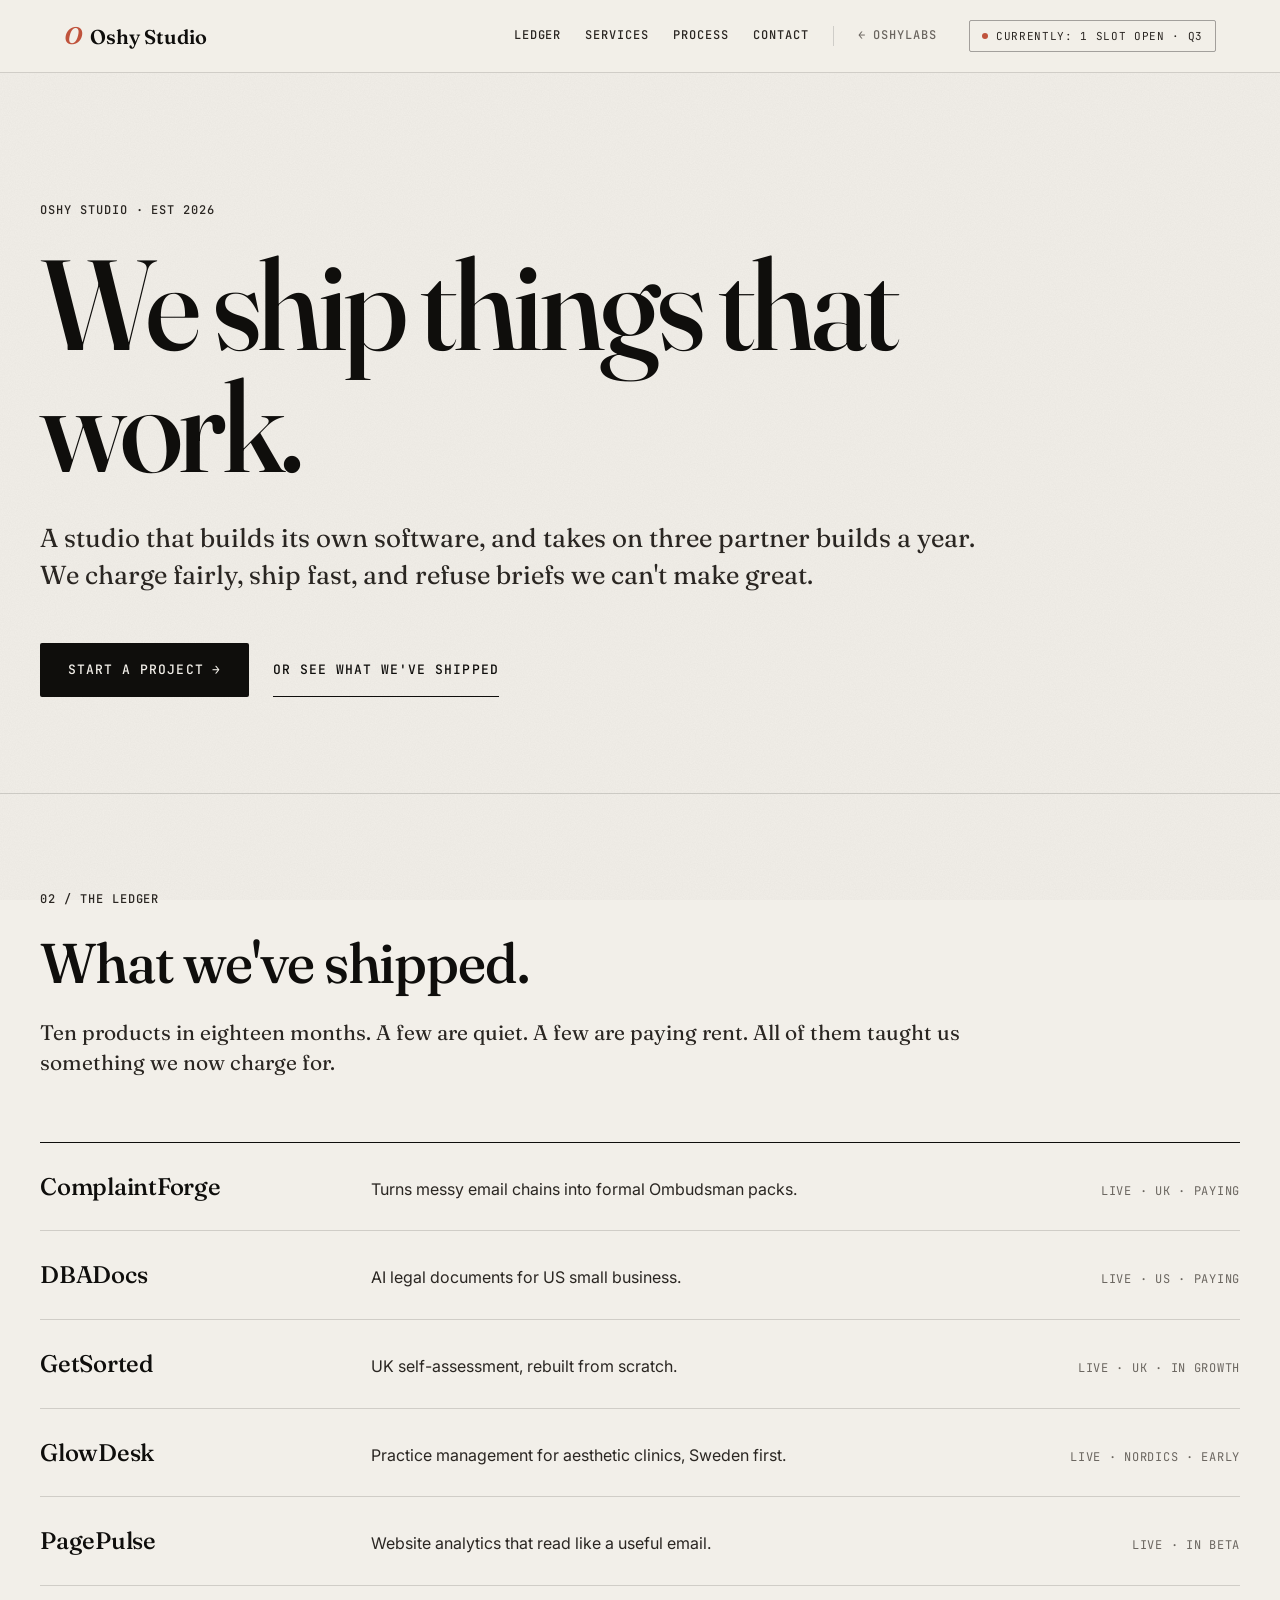
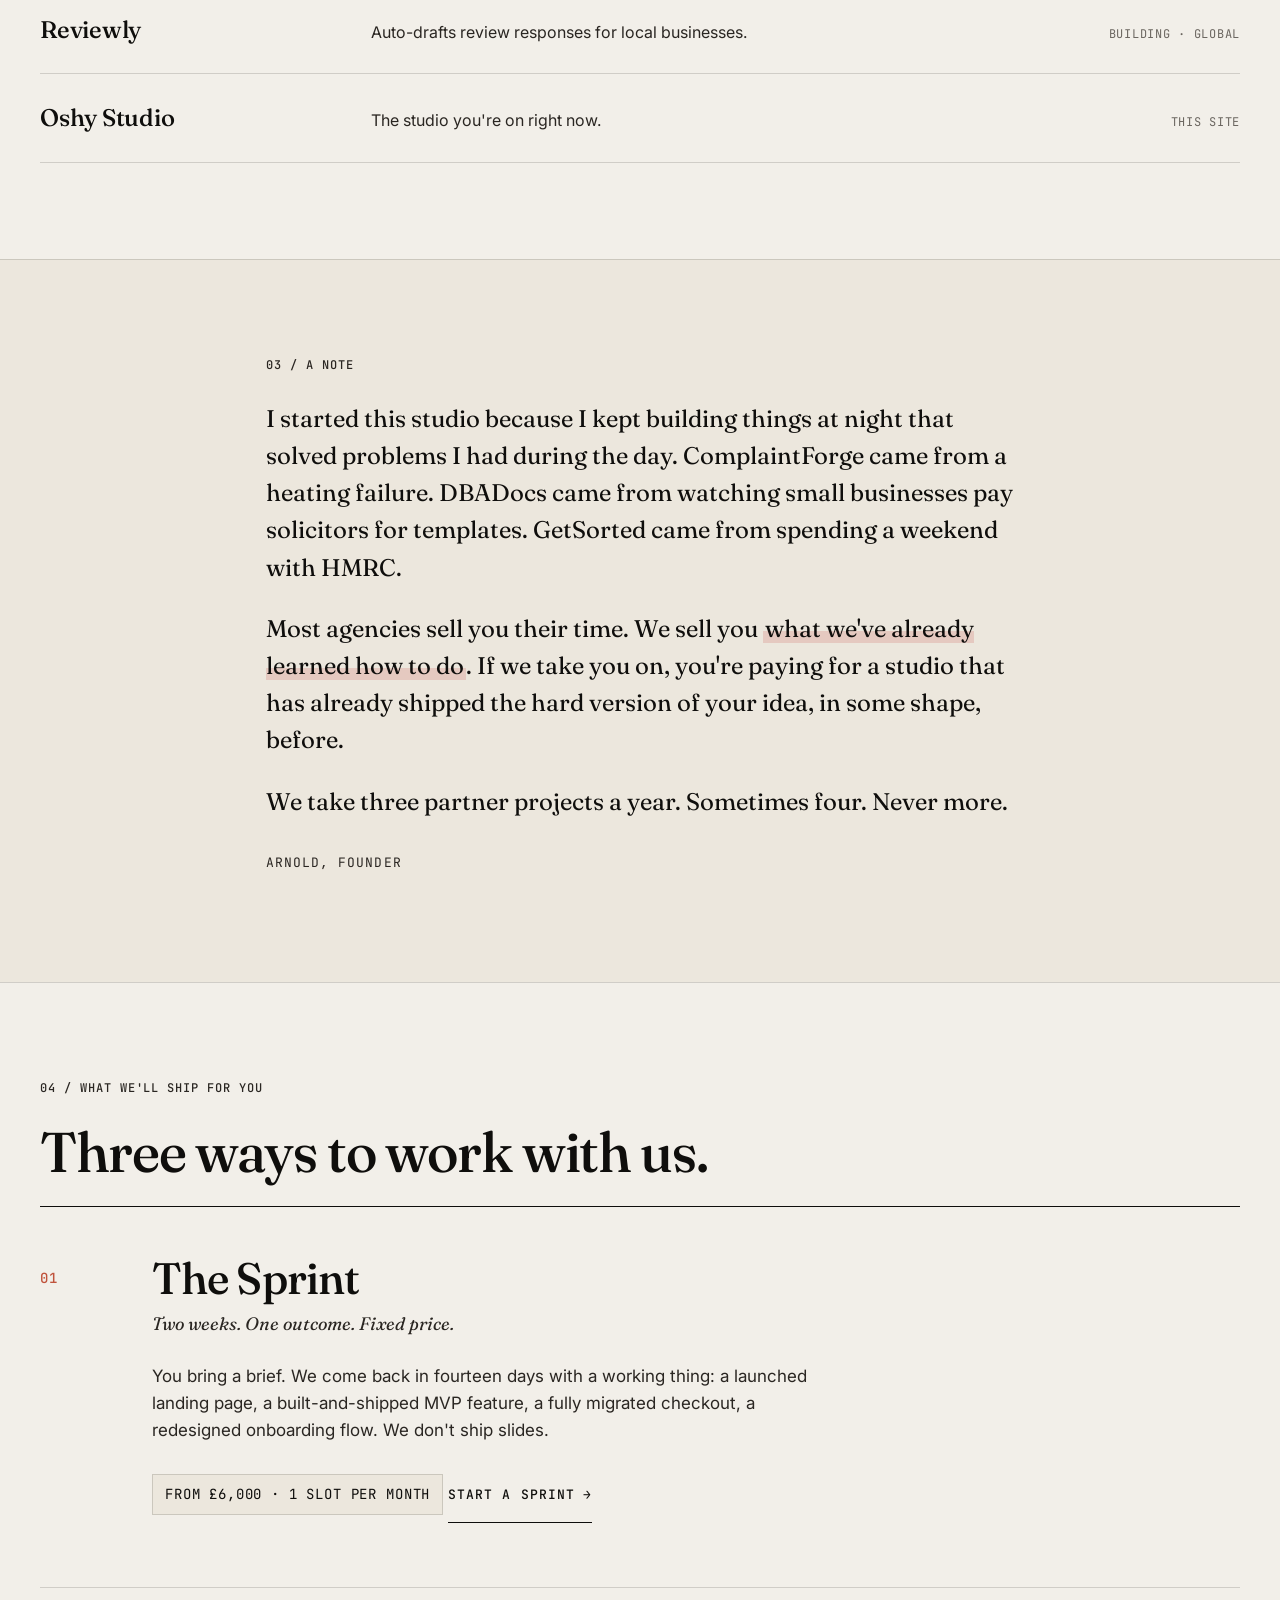
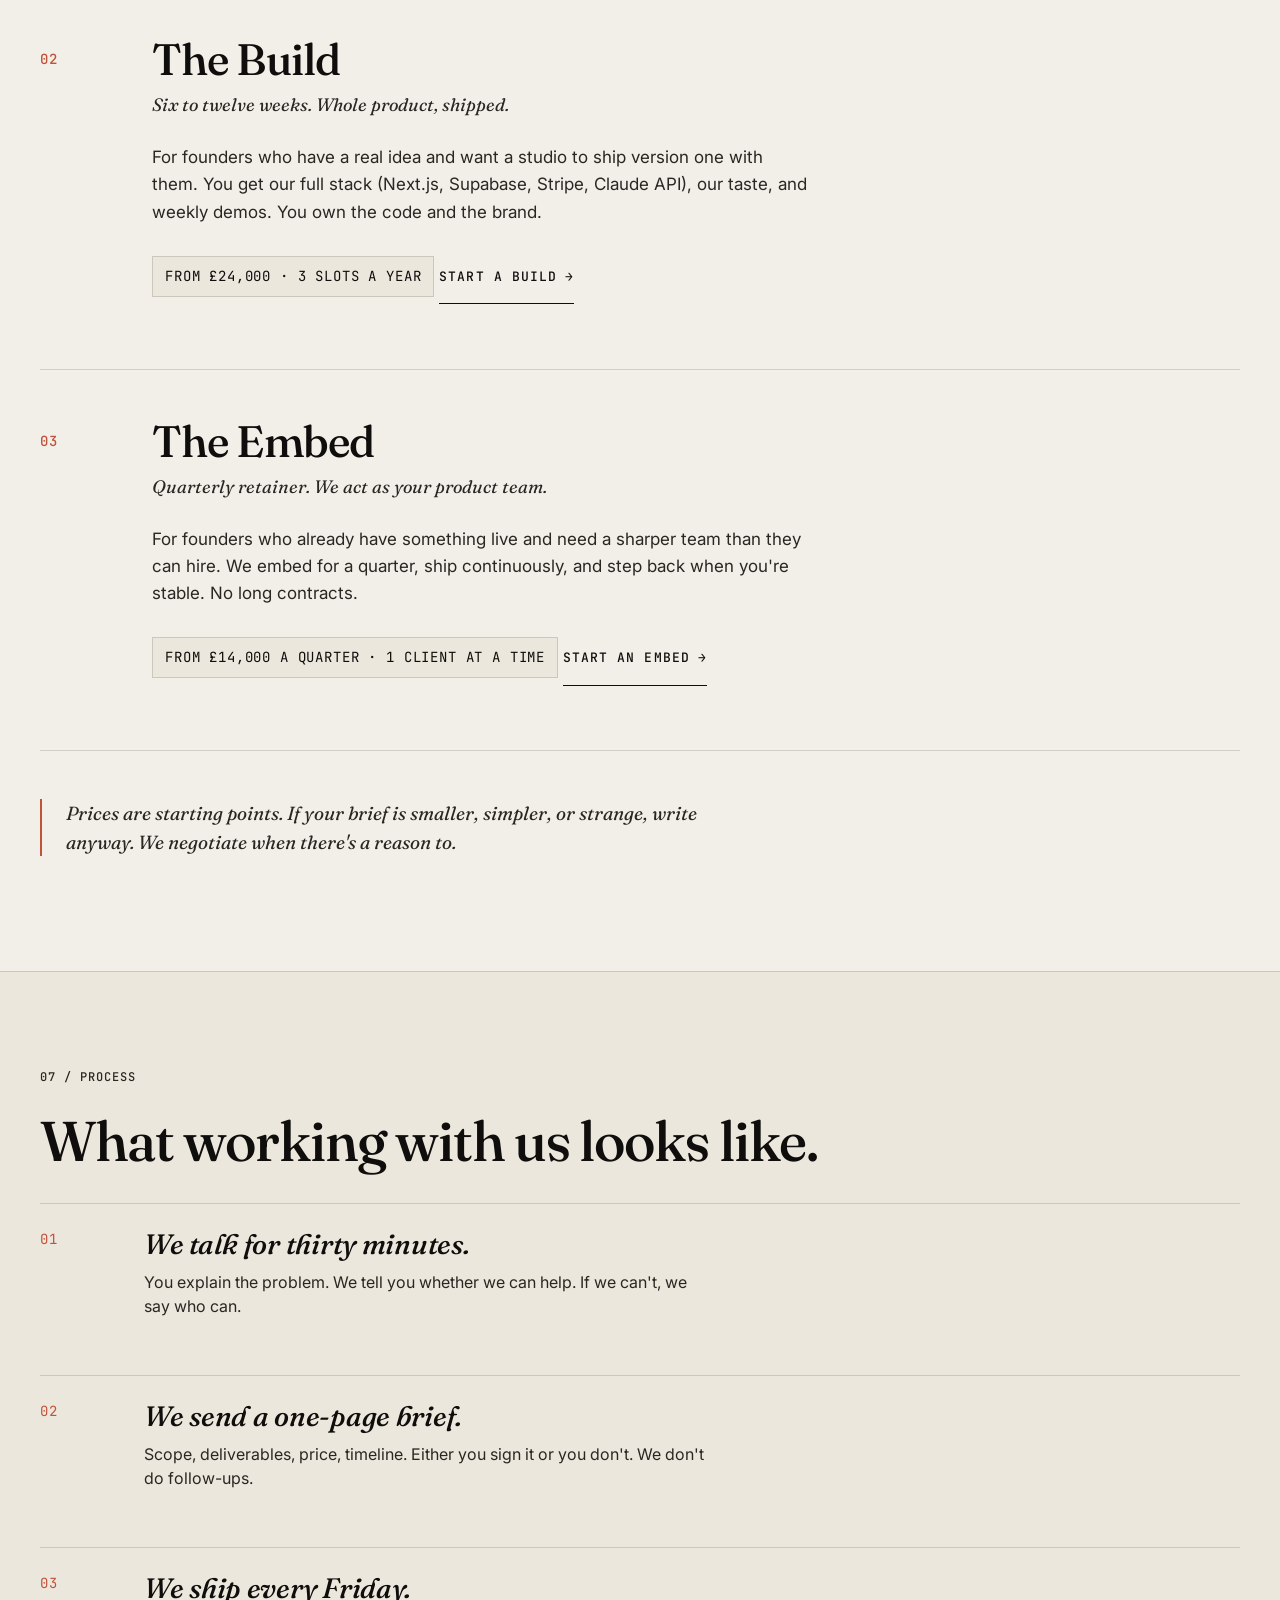
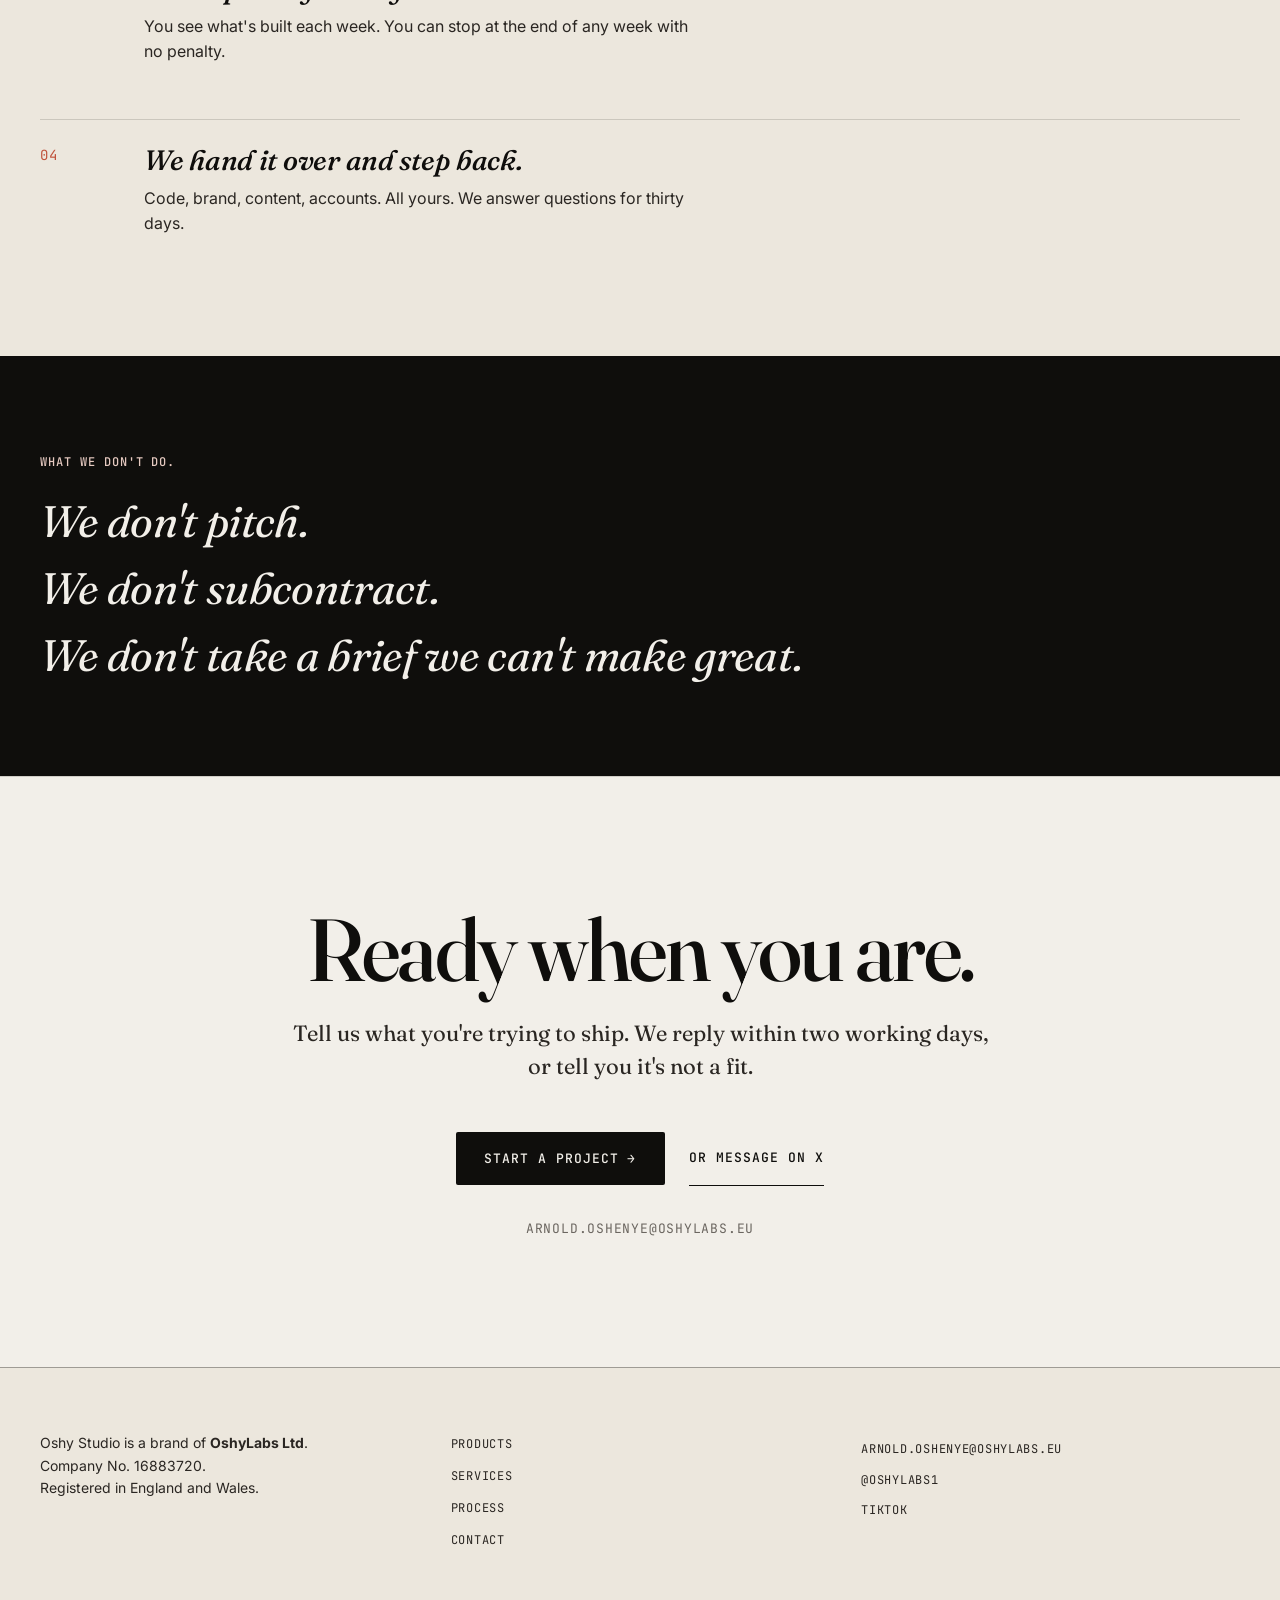
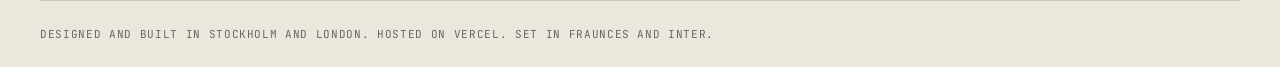
<file: studio.html>
<!DOCTYPE html>
<html lang="en">
<head>
<meta charset="UTF-8">
<meta name="viewport" content="width=device-width, initial-scale=1.0">
<title>Oshy Studio — A studio that ships</title>
<meta name="description" content="Oshy Studio is the service arm of OshyLabs. We ship our own software and partner with three teams a year to ship theirs. Sprint, Build, Embed.">
<meta property="og:title" content="Oshy Studio — A studio that ships">
<meta property="og:description" content="A studio that builds its own software, and takes on three partner builds a year. We charge fairly, ship fast, and refuse briefs we can't make great.">
<meta property="og:type" content="website">

<link rel="icon" type="image/svg+xml" href="data:image/svg+xml,%3Csvg xmlns='http://www.w3.org/2000/svg' viewBox='0 0 32 32'%3E%3Crect width='32' height='32' fill='%23F2EFE9'/%3E%3Ctext x='50%25' y='62%25' text-anchor='middle' font-family='Georgia,serif' font-size='22' font-weight='600' fill='%23C0533C'%3EO%3C/text%3E%3C/svg%3E">

<link rel="preconnect" href="https://fonts.googleapis.com">
<link rel="preconnect" href="https://fonts.gstatic.com" crossorigin>
<link href="https://fonts.googleapis.com/css2?family=Fraunces:opsz,wght@9..144,400;9..144,500;9..144,600;9..144,700&family=Inter:wght@400;500;600&family=JetBrains+Mono:wght@400;500&display=swap" rel="stylesheet">

<link rel="stylesheet" href="studio.css">
</head>
<body>

<!-- Skip link -->
<a href="#main" class="skip-link">Skip to content</a>

<!-- Paper grain overlay -->
<div class="paper-grain" aria-hidden="true"></div>

<!-- Navbar -->
<header class="studio-nav" role="banner">
  <div class="studio-nav__inner">
    <a href="studio.html" class="studio-mark">
      <span class="studio-mark__o">O</span>
      <span class="studio-mark__text">Oshy Studio</span>
    </a>
    <nav class="studio-nav__links" aria-label="Main">
      <a href="#ledger" class="nav-link">Ledger</a>
      <a href="#services" class="nav-link">Services</a>
      <a href="#process" class="nav-link">Process</a>
      <a href="#contact" class="nav-link">Contact</a>
      <a href="index.html" class="nav-link nav-link--back">← OshyLabs</a>
    </nav>
    <span class="status-pill" aria-label="Availability">
      <span class="status-pill__dot"></span>
      <span class="status-pill__text">Currently: 1 slot open · Q3</span>
    </span>
  </div>
</header>

<main id="main">

  <!-- 01 — Opening Line -->
  <section class="hero" aria-labelledby="hero-h1">
    <div class="hero__inner">
      <p class="kicker">Oshy Studio · Est 2026</p>
      <h1 id="hero-h1" class="hero__h1">We ship things that work.</h1>
      <p class="hero__sub">A studio that builds its own software, and takes on three partner builds a year. We charge fairly, ship fast, and refuse briefs we can't make great.</p>
      <div class="hero__ctas">
        <a href="#contact" class="btn-primary">Start a project <span class="arrow">→</span></a>
        <a href="#ledger" class="btn-secondary">Or see what we've shipped</a>
      </div>
    </div>
  </section>

  <!-- 02 — The Shipping Ledger -->
  <section class="section" id="ledger" aria-labelledby="ledger-h2">
    <div class="section__inner">
      <p class="kicker">02 / The ledger</p>
      <h2 id="ledger-h2" class="section__h2">What we've shipped.</h2>
      <p class="section__intro">Ten products in eighteen months. A few are quiet. A few are paying rent. All of them taught us something we now charge for.</p>

      <div class="ledger" role="table" aria-label="Shipping ledger">
        <div class="ledger__row" role="row">
          <span class="ledger__name" role="cell"><a href="https://www.complaintforge.com" target="_blank" rel="noopener noreferrer">ComplaintForge</a></span>
          <span class="ledger__desc" role="cell">Turns messy email chains into formal Ombudsman packs.</span>
          <span class="ledger__status" role="cell">Live · UK · paying</span>
        </div>
        <div class="ledger__row" role="row">
          <span class="ledger__name" role="cell"><a href="https://www.dbadocs.app" target="_blank" rel="noopener noreferrer">DBADocs</a></span>
          <span class="ledger__desc" role="cell">AI legal documents for US small business.</span>
          <span class="ledger__status" role="cell">Live · US · paying</span>
        </div>
        <div class="ledger__row" role="row">
          <span class="ledger__name" role="cell"><a href="https://getsorted.site" target="_blank" rel="noopener noreferrer">GetSorted</a></span>
          <span class="ledger__desc" role="cell">UK self-assessment, rebuilt from scratch.</span>
          <span class="ledger__status" role="cell">Live · UK · in growth</span>
        </div>
        <div class="ledger__row" role="row">
          <span class="ledger__name" role="cell"><a href="https://glowdesk.se" target="_blank" rel="noopener noreferrer">GlowDesk</a></span>
          <span class="ledger__desc" role="cell">Practice management for aesthetic clinics, Sweden first.</span>
          <span class="ledger__status" role="cell">Live · Nordics · early</span>
        </div>
        <div class="ledger__row" role="row">
          <span class="ledger__name" role="cell"><a href="https://pagepulse.se" target="_blank" rel="noopener noreferrer">PagePulse</a></span>
          <span class="ledger__desc" role="cell">Website analytics that read like a useful email.</span>
          <span class="ledger__status" role="cell">Live · in beta</span>
        </div>
        <div class="ledger__row" role="row">
          <span class="ledger__name" role="cell">Reviewly</span>
          <span class="ledger__desc" role="cell">Auto-drafts review responses for local businesses.</span>
          <span class="ledger__status" role="cell">Building · global</span>
        </div>
        <div class="ledger__row" role="row">
          <span class="ledger__name" role="cell">Oshy Studio</span>
          <span class="ledger__desc" role="cell">The studio you're on right now.</span>
          <span class="ledger__status" role="cell">This site</span>
        </div>
      </div>
    </div>
  </section>

  <!-- 03 — The Note -->
  <section class="section section--note" aria-labelledby="note-h2">
    <div class="section__inner section__inner--measure">
      <p class="kicker">03 / A note</p>
      <h2 id="note-h2" class="visually-hidden">A note from the founder</h2>
      <div class="note">
        <p class="note__p">I started this studio because I kept building things at night that solved problems I had during the day. ComplaintForge came from a heating failure. DBADocs came from watching small businesses pay solicitors for templates. GetSorted came from spending a weekend with HMRC.</p>
        <p class="note__p">Most agencies sell you their time. We sell you <span class="highlight">what we've already learned how to do</span>. If we take you on, you're paying for a studio that has already shipped the hard version of your idea, in some shape, before.</p>
        <p class="note__p">We take three partner projects a year. Sometimes four. Never more.</p>
        <p class="note__sig">Arnold, founder</p>
      </div>
    </div>
  </section>

  <!-- 04 — What We'll Ship For You -->
  <section class="section" id="services" aria-labelledby="services-h2">
    <div class="section__inner">
      <p class="kicker">04 / What we'll ship for you</p>
      <h2 id="services-h2" class="section__h2">Three ways to work with us.</h2>

      <div class="ship-options">

        <article class="ship-option">
          <div class="ship-option__num">01</div>
          <div class="ship-option__body">
            <h3 class="ship-option__name">The Sprint</h3>
            <p class="ship-option__hint"><em>Two weeks. One outcome. Fixed price.</em></p>
            <p class="ship-option__desc">You bring a brief. We come back in fourteen days with a working thing: a launched landing page, a built-and-shipped MVP feature, a fully migrated checkout, a redesigned onboarding flow. We don't ship slides.</p>
            <p class="ship-option__price">From £6,000 · 1 slot per month</p>
            <a href="#contact" class="btn-secondary">Start a Sprint <span class="arrow">→</span></a>
          </div>
        </article>

        <article class="ship-option">
          <div class="ship-option__num">02</div>
          <div class="ship-option__body">
            <h3 class="ship-option__name">The Build</h3>
            <p class="ship-option__hint"><em>Six to twelve weeks. Whole product, shipped.</em></p>
            <p class="ship-option__desc">For founders who have a real idea and want a studio to ship version one with them. You get our full stack (Next.js, Supabase, Stripe, Claude API), our taste, and weekly demos. You own the code and the brand.</p>
            <p class="ship-option__price">From £24,000 · 3 slots a year</p>
            <a href="#contact" class="btn-secondary">Start a Build <span class="arrow">→</span></a>
          </div>
        </article>

        <article class="ship-option">
          <div class="ship-option__num">03</div>
          <div class="ship-option__body">
            <h3 class="ship-option__name">The Embed</h3>
            <p class="ship-option__hint"><em>Quarterly retainer. We act as your product team.</em></p>
            <p class="ship-option__desc">For founders who already have something live and need a sharper team than they can hire. We embed for a quarter, ship continuously, and step back when you're stable. No long contracts.</p>
            <p class="ship-option__price">From £14,000 a quarter · 1 client at a time</p>
            <a href="#contact" class="btn-secondary">Start an Embed <span class="arrow">→</span></a>
          </div>
        </article>

      </div>

      <p class="services-note">Prices are starting points. If your brief is smaller, simpler, or strange, write anyway. We negotiate when there's a reason to.</p>
    </div>
  </section>

  <!-- 07 — How We Work -->
  <section class="section section--alt" id="process" aria-labelledby="process-h2">
    <div class="section__inner">
      <p class="kicker">07 / Process</p>
      <h2 id="process-h2" class="section__h2">What working with us looks like.</h2>

      <ol class="process">
        <li class="process__step">
          <div class="process__num">01</div>
          <div class="process__body">
            <h3 class="process__h3"><em>We talk for thirty minutes.</em></h3>
            <p>You explain the problem. We tell you whether we can help. If we can't, we say who can.</p>
          </div>
        </li>
        <li class="process__step">
          <div class="process__num">02</div>
          <div class="process__body">
            <h3 class="process__h3"><em>We send a one-page brief.</em></h3>
            <p>Scope, deliverables, price, timeline. Either you sign it or you don't. We don't do follow-ups.</p>
          </div>
        </li>
        <li class="process__step">
          <div class="process__num">03</div>
          <div class="process__body">
            <h3 class="process__h3"><em>We ship every Friday.</em></h3>
            <p>You see what's built each week. You can stop at the end of any week with no penalty.</p>
          </div>
        </li>
        <li class="process__step">
          <div class="process__num">04</div>
          <div class="process__body">
            <h3 class="process__h3"><em>We hand it over and step back.</em></h3>
            <p>Code, brand, content, accounts. All yours. We answer questions for thirty days.</p>
          </div>
        </li>
      </ol>
    </div>
  </section>

  <!-- 08 — Ledger of Refusal -->
  <section class="section section--refusal">
    <div class="section__inner">
      <p class="kicker eyebrow">What we don't do.</p>
      <div class="refusal">
        <p><em>We don't pitch.</em></p>
        <p><em>We don't subcontract.</em></p>
        <p><em>We don't take a brief we can't make great.</em></p>
      </div>
    </div>
  </section>

  <!-- 09 — Final CTA -->
  <section class="section section--final" id="contact" aria-labelledby="final-h2">
    <div class="section__inner section__inner--center">
      <h2 id="final-h2" class="final__h2">Ready when you are.</h2>
      <p class="final__sub">Tell us what you're trying to ship. We reply within two working days, or tell you it's not a fit.</p>
      <div class="final__ctas">
        <a href="mailto:arnold.oshenye@oshylabs.eu?subject=Oshy%20Studio%20%E2%80%94%20Project%20enquiry&body=Hi%20Arnold%2C%0A%0AI%27m%20interested%20in%20%5BSprint%20%2F%20Build%20%2F%20Embed%5D.%0A%0AHere%27s%20what%20I%27m%20trying%20to%20ship%3A%0A%0A%0AAbout%20me%2Fmy%20company%3A%0A%0A%0ARough%20budget%3A%0A%0A%0AThanks%2C" class="btn-primary">Start a project <span class="arrow">→</span></a>
        <a href="https://x.com/oshylabs1" target="_blank" rel="noopener noreferrer" class="btn-secondary">Or message on X</a>
      </div>
      <p class="final__contact">arnold.oshenye@oshylabs.eu</p>
    </div>
  </section>

</main>

<!-- Footer -->
<footer class="studio-footer" role="contentinfo">
  <div class="studio-footer__inner">
    <div class="studio-footer__col">
      <p class="studio-footer__block">Oshy Studio is a brand of <strong>OshyLabs Ltd</strong>.<br>
      Company No. 16883720.<br>
      Registered in England and Wales.</p>
    </div>
    <div class="studio-footer__col">
      <nav aria-label="Footer">
        <a href="index.html" class="footer-link">Products</a>
        <a href="#services" class="footer-link">Services</a>
        <a href="#process" class="footer-link">Process</a>
        <a href="#contact" class="footer-link">Contact</a>
      </nav>
    </div>
    <div class="studio-footer__col">
      <p class="studio-footer__reach">
        <a href="mailto:arnold.oshenye@oshylabs.eu" class="footer-link">arnold.oshenye@oshylabs.eu</a><br>
        <a href="https://x.com/oshylabs1" target="_blank" rel="noopener noreferrer" class="footer-link">@oshylabs1</a><br>
        <a href="https://www.tiktok.com/@oshylabs" target="_blank" rel="noopener noreferrer" class="footer-link">TikTok</a>
      </p>
    </div>
  </div>
  <div class="studio-footer__colophon">
    <p>Designed and built in Stockholm and London. Hosted on Vercel. Set in Fraunces and Inter.</p>
  </div>
</footer>

</body>
</html>
</file>
<file: base.css>
/* base.css */
*, *::before, *::after { box-sizing: border-box; margin: 0; padding: 0; }

html {
  -moz-text-size-adjust: none;
  -webkit-text-size-adjust: none;
  text-size-adjust: none;
  -webkit-font-smoothing: antialiased;
  -moz-osx-font-smoothing: grayscale;
  text-rendering: optimizeLegibility;
  scroll-behavior: smooth;
  hanging-punctuation: first last;
  scroll-padding-top: var(--space-16);
}

body {
  min-height: 100dvh;
  line-height: 1.6;
  font-family: var(--font-body, sans-serif);
  font-size: var(--text-base);
  color: var(--color-text);
  background-color: var(--color-bg);
}

img, picture, video, canvas, svg { display: block; max-width: 100%; height: auto; }
ul[role="list"], ol[role="list"] { list-style: none; }
input, button, textarea, select { font: inherit; color: inherit; }

h1, h2, h3, h4, h5, h6 { text-wrap: balance; line-height: 1.15; }
p, li, figcaption { text-wrap: pretty; max-width: 72ch; }

::selection {
  background: oklch(from var(--color-primary) l c h / 0.25);
  color: var(--color-text);
}

:focus-visible {
  outline: 2px solid var(--color-primary);
  outline-offset: 3px;
  border-radius: var(--radius-sm);
}

@media (prefers-reduced-motion: reduce) {
  *, *::before, *::after {
    animation-duration: 0.01ms !important;
    animation-iteration-count: 1 !important;
    transition-duration: 0.01ms !important;
    scroll-behavior: auto !important;
  }
}

button { cursor: pointer; background: none; border: none; }
table { border-collapse: collapse; width: 100%; }

a, button, [role="button"], [role="link"], input, textarea, select {
  transition: color var(--transition-interactive),
              background var(--transition-interactive),
              border-color var(--transition-interactive),
              box-shadow var(--transition-interactive);
}

.sr-only {
  position: absolute; width: 1px; height: 1px; padding: 0; margin: -1px;
  overflow: hidden; clip: rect(0, 0, 0, 0); white-space: nowrap; border-width: 0;
}
</file>
<file: style.css>
/* ===========================
   OshyLabs — Design Tokens
   =========================== */

:root {
  /* Type Scale */
  --text-xs:   clamp(0.75rem,  0.7rem  + 0.25vw, 0.875rem);
  --text-sm:   clamp(0.875rem, 0.8rem  + 0.35vw, 1rem);
  --text-base: clamp(1rem,     0.95rem + 0.25vw, 1.125rem);
  --text-lg:   clamp(1.125rem, 1rem    + 0.75vw, 1.5rem);
  --text-xl:   clamp(1.5rem,   1.2rem  + 1.25vw, 2.25rem);
  --text-2xl:  clamp(2rem,     1.2rem  + 2.5vw,  3.5rem);
  --text-3xl:  clamp(2.5rem,   1rem    + 4vw,    5rem);

  /* Spacing */
  --space-1:  0.25rem;
  --space-2:  0.5rem;
  --space-3:  0.75rem;
  --space-4:  1rem;
  --space-5:  1.25rem;
  --space-6:  1.5rem;
  --space-8:  2rem;
  --space-10: 2.5rem;
  --space-12: 3rem;
  --space-16: 4rem;
  --space-20: 5rem;
  --space-24: 6rem;
  --space-32: 8rem;

  /* Typography */
  --font-display: 'Cabinet Grotesk', 'Helvetica Neue', sans-serif;
  --font-body: 'Satoshi', 'Helvetica Neue', sans-serif;

  /* Radius */
  --radius-sm: 0.375rem;
  --radius-md: 0.5rem;
  --radius-lg: 0.75rem;
  --radius-xl: 1rem;
  --radius-full: 9999px;

  /* Transitions */
  --transition-interactive: 180ms cubic-bezier(0.16, 1, 0.3, 1);

  /* Content widths */
  --content-narrow: 640px;
  --content-default: 960px;
  --content-wide: 1200px;
}

/* ===========================
   Light Mode (Default)
   =========================== */
:root, [data-theme="light"] {
  --color-bg:             #fafaf8;
  --color-surface:        #ffffff;
  --color-surface-2:      #f5f5f3;
  --color-surface-offset: #f0efed;
  --color-divider:        #e5e4e1;
  --color-border:         #d4d3d0;

  --color-text:           #1a1a1a;
  --color-text-muted:     #6b6b6b;
  --color-text-faint:     #a3a3a3;

  --color-primary:        #1a1a1a;
  --color-primary-hover:  #333333;

  --color-accent:         #0066ff;
  --color-accent-light:   #e8f0ff;

  --color-live:           #16a34a;
  --color-building:       #d97706;

  --shadow-sm: 0 1px 2px rgba(0,0,0,0.04);
  --shadow-md: 0 4px 12px rgba(0,0,0,0.06);
  --shadow-lg: 0 12px 32px rgba(0,0,0,0.08);
}

/* ===========================
   Dark Mode
   =========================== */
[data-theme="dark"] {
  --color-bg:             #0e0e0e;
  --color-surface:        #171717;
  --color-surface-2:      #1e1e1e;
  --color-surface-offset: #1a1a1a;
  --color-divider:        #2a2a2a;
  --color-border:         #333333;

  --color-text:           #e5e5e5;
  --color-text-muted:     #999999;
  --color-text-faint:     #666666;

  --color-primary:        #e5e5e5;
  --color-primary-hover:  #cccccc;

  --color-accent:         #4d94ff;
  --color-accent-light:   #1a2a44;

  --color-live:           #22c55e;
  --color-building:       #f59e0b;

  --shadow-sm: 0 1px 2px rgba(0,0,0,0.3);
  --shadow-md: 0 4px 12px rgba(0,0,0,0.4);
  --shadow-lg: 0 12px 32px rgba(0,0,0,0.5);
}

@media (prefers-color-scheme: dark) {
  :root:not([data-theme]) {
    --color-bg:             #0e0e0e;
    --color-surface:        #171717;
    --color-surface-2:      #1e1e1e;
    --color-surface-offset: #1a1a1a;
    --color-divider:        #2a2a2a;
    --color-border:         #333333;
    --color-text:           #e5e5e5;
    --color-text-muted:     #999999;
    --color-text-faint:     #666666;
    --color-primary:        #e5e5e5;
    --color-primary-hover:  #cccccc;
    --color-accent:         #4d94ff;
    --color-accent-light:   #1a2a44;
    --color-live:           #22c55e;
    --color-building:       #f59e0b;
    --shadow-sm: 0 1px 2px rgba(0,0,0,0.3);
    --shadow-md: 0 4px 12px rgba(0,0,0,0.4);
    --shadow-lg: 0 12px 32px rgba(0,0,0,0.5);
  }
}

/* ===========================
   Skip Link
   =========================== */
.skip-link {
  position: absolute;
  top: -100%;
  left: var(--space-4);
  padding: var(--space-3) var(--space-6);
  background: var(--color-primary);
  color: var(--color-bg);
  border-radius: var(--radius-md);
  font-size: var(--text-sm);
  font-weight: 600;
  text-decoration: none;
  z-index: 200;
  transition: top 0.2s ease;
}

.skip-link:focus {
  top: var(--space-4);
}

/* ===========================
   Header
   =========================== */
.header {
  position: sticky;
  top: 0;
  z-index: 50;
  background: color-mix(in srgb, var(--color-bg) 85%, transparent);
  backdrop-filter: blur(16px);
  -webkit-backdrop-filter: blur(16px);
  border-bottom: 1px solid var(--color-divider);
  transition: box-shadow 0.3s ease;
}

.header--scrolled {
  box-shadow: var(--shadow-sm);
}

.header__inner {
  max-width: var(--content-wide);
  margin: 0 auto;
  padding: var(--space-4) var(--space-6);
  display: flex;
  align-items: center;
  justify-content: space-between;
}

.logo {
  display: flex;
  align-items: center;
  gap: var(--space-3);
  text-decoration: none;
  color: var(--color-text);
}

.logo__mark { flex-shrink: 0; }

.logo__text {
  font-family: var(--font-display);
  font-weight: 700;
  font-size: var(--text-lg);
  letter-spacing: -0.02em;
}

.nav {
  display: flex;
  align-items: center;
  gap: var(--space-8);
}

.nav__link {
  font-size: var(--text-sm);
  font-weight: 500;
  color: var(--color-text-muted);
  text-decoration: none;
  letter-spacing: 0.01em;
}

.nav__link:hover {
  color: var(--color-text);
}

.theme-toggle {
  display: flex;
  align-items: center;
  justify-content: center;
  width: 40px;
  height: 40px;
  border-radius: var(--radius-md);
  color: var(--color-text-muted);
  cursor: pointer;
}

.theme-toggle:hover {
  color: var(--color-text);
  background: var(--color-surface-2);
}

.mobile-menu-btn {
  display: none;
  align-items: center;
  justify-content: center;
  width: 40px;
  height: 40px;
  color: var(--color-text);
}

/* Mobile menu */
.mobile-menu {
  display: none;
  position: fixed;
  top: 0;
  left: 0;
  right: 0;
  bottom: 0;
  z-index: 100;
  background: var(--color-bg);
  opacity: 0;
  visibility: hidden;
  transition: opacity 0.3s ease, visibility 0.3s ease;
}

.mobile-menu.is-open {
  opacity: 1;
  visibility: visible;
}

.mobile-menu__inner {
  display: flex;
  flex-direction: column;
  align-items: center;
  justify-content: center;
  height: 100%;
  gap: var(--space-8);
}

.mobile-menu__link {
  font-family: var(--font-display);
  font-size: var(--text-xl);
  font-weight: 700;
  color: var(--color-text);
  text-decoration: none;
}

.mobile-theme-toggle {
  margin-top: var(--space-4);
}

@media (max-width: 768px) {
  .nav { display: none; }
  .mobile-menu-btn { display: flex; }
  .mobile-menu { display: block; }
}

/* ===========================
   Hero
   =========================== */
.hero {
  padding: clamp(var(--space-16), 12vw, var(--space-32)) var(--space-6);
  padding-bottom: clamp(var(--space-12), 8vw, var(--space-24));
}

.hero__inner {
  max-width: var(--content-wide);
  margin: 0 auto;
}

.hero__tag {
  font-size: var(--text-sm);
  font-weight: 500;
  color: var(--color-text-muted);
  letter-spacing: 0.08em;
  text-transform: uppercase;
  margin-bottom: var(--space-6);
}

.hero__title {
  font-family: var(--font-display);
  font-size: var(--text-3xl);
  font-weight: 800;
  letter-spacing: -0.03em;
  line-height: 1.05;
  margin-bottom: var(--space-6);
  color: var(--color-text);
}

.hero__subtitle {
  font-size: var(--text-base);
  color: var(--color-text-muted);
  max-width: 540px;
  line-height: 1.7;
  margin-bottom: var(--space-8);
}

.hero__actions {
  display: flex;
  gap: var(--space-4);
  flex-wrap: wrap;
  margin-bottom: var(--space-12);
}

.hero__stats {
  display: flex;
  gap: var(--space-12);
  padding-top: var(--space-8);
  border-top: 1px solid var(--color-divider);
}

.stat__number {
  font-family: var(--font-display);
  font-size: var(--text-2xl);
  font-weight: 800;
  letter-spacing: -0.02em;
  display: block;
  color: var(--color-text);
}

.stat__label {
  font-size: var(--text-xs);
  color: var(--color-text-muted);
  text-transform: uppercase;
  letter-spacing: 0.08em;
  font-weight: 500;
}

/* ===========================
   Buttons
   =========================== */
.btn {
  display: inline-flex;
  align-items: center;
  gap: var(--space-2);
  padding: var(--space-3) var(--space-6);
  font-size: var(--text-sm);
  font-weight: 600;
  text-decoration: none;
  border-radius: var(--radius-full);
  transition: all var(--transition-interactive);
  cursor: pointer;
  border: none;
}

.btn--primary {
  background: var(--color-primary);
  color: var(--color-bg);
}

.btn--primary:hover {
  background: var(--color-primary-hover);
  transform: translateY(-1px);
  box-shadow: var(--shadow-md);
}

.btn--ghost {
  background: transparent;
  color: var(--color-text-muted);
  border: 1px solid var(--color-border);
}

.btn--ghost:hover {
  color: var(--color-text);
  border-color: var(--color-text-muted);
}

.btn--lg {
  padding: var(--space-4) var(--space-8);
  font-size: var(--text-base);
}

/* ===========================
   Section Headers
   =========================== */
.section-tag {
  font-size: var(--text-xs);
  font-weight: 600;
  color: var(--color-text-muted);
  letter-spacing: 0.1em;
  text-transform: uppercase;
  margin-bottom: var(--space-4);
}

.section-title {
  font-family: var(--font-display);
  font-size: var(--text-xl);
  font-weight: 800;
  letter-spacing: -0.02em;
  margin-bottom: var(--space-4);
  color: var(--color-text);
}

.section-desc {
  font-size: var(--text-base);
  color: var(--color-text-muted);
  max-width: 480px;
}

.section-header {
  margin-bottom: var(--space-12);
}

/* ===========================
   Products
   =========================== */
.products {
  padding: clamp(var(--space-12), 8vw, var(--space-24)) var(--space-6);
}

.products__inner {
  max-width: var(--content-wide);
  margin: 0 auto;
}

.product-grid {
  display: grid;
  grid-template-columns: repeat(2, 1fr);
  gap: var(--space-4);
}

.product-card {
  position: relative;
  background: var(--color-surface);
  border: 1px solid var(--color-divider);
  border-radius: var(--radius-xl);
  padding: var(--space-8);
  display: flex;
  flex-direction: column;
  gap: var(--space-3);
  transition: all var(--transition-interactive);
}

.product-card:hover {
  border-color: var(--color-border);
  box-shadow: var(--shadow-md);
  transform: translateY(-2px);
}

.product-card--featured {
  grid-column: span 1;
  background: var(--color-surface);
  border-color: var(--color-border);
}

.product-card__icon {
  color: var(--color-text);
  margin-bottom: var(--space-2);
}

.product-card__icon svg {
  display: inline-block;
}

.product-card__badge {
  position: absolute;
  top: var(--space-6);
  right: var(--space-6);
  font-size: 0.6875rem;
  font-weight: 600;
  letter-spacing: 0.05em;
  text-transform: uppercase;
  padding: var(--space-1) var(--space-3);
  border-radius: var(--radius-full);
  background: color-mix(in srgb, var(--color-live) 12%, transparent);
  color: var(--color-live);
}

.product-card__badge--building {
  background: color-mix(in srgb, var(--color-building) 12%, transparent);
  color: var(--color-building);
}

.product-card__badge--parked {
  background: color-mix(in srgb, var(--color-text-muted) 12%, transparent);
  color: var(--color-text-muted);
}

.product-card__name {
  font-family: var(--font-display);
  font-size: var(--text-lg);
  font-weight: 700;
  letter-spacing: -0.01em;
  color: var(--color-text);
}

.product-card__desc {
  font-size: var(--text-sm);
  color: var(--color-text-muted);
  line-height: 1.65;
  flex-grow: 1;
}

.product-card__meta {
  display: flex;
  gap: var(--space-2);
  flex-wrap: wrap;
}

.meta-tag {
  font-size: var(--text-xs);
  font-weight: 500;
  color: var(--color-text-muted);
  padding: var(--space-1) var(--space-3);
  background: var(--color-surface-2);
  border-radius: var(--radius-full);
}

.product-card__stack {
  font-size: var(--text-xs);
  color: var(--color-text-faint);
  font-weight: 400;
}

.product-card__link {
  display: inline-flex;
  align-items: center;
  gap: var(--space-2);
  font-size: var(--text-sm);
  font-weight: 600;
  color: var(--color-text);
  text-decoration: none;
  margin-top: var(--space-2);
}

.product-card__link svg {
  display: inline-block;
  transition: transform var(--transition-interactive);
}

.product-card__link:hover svg {
  transform: translate(2px, -2px);
}

.product-card__link--soon {
  color: var(--color-text-faint);
  font-weight: 500;
}

/* First two cards span full width on large screens */
@media (min-width: 900px) {
  .product-grid {
    grid-template-columns: repeat(3, 1fr);
  }
  .product-card--featured {
    grid-column: span 1;
  }
}

@media (max-width: 640px) {
  .product-grid {
    grid-template-columns: 1fr;
  }
}

/* ===========================
   50 Apps Challenge
   =========================== */
.challenge {
  padding: clamp(var(--space-16), 10vw, var(--space-32)) var(--space-6);
  background: var(--color-surface-2);
  overflow: hidden;
}

.challenge__inner {
  max-width: var(--content-default);
  margin: 0 auto;
}

.challenge__header {
  text-align: center;
  margin-bottom: clamp(var(--space-8), 4vw, var(--space-16));
}

.challenge__subtitle {
  font-size: var(--text-base);
  color: var(--color-text-muted);
  max-width: 540px;
  margin: var(--space-4) auto 0;
  line-height: 1.7;
}

/* Countdown */
.challenge__stats {
  display: flex;
  flex-direction: column;
  align-items: center;
  gap: var(--space-8);
  margin-bottom: clamp(var(--space-8), 4vw, var(--space-12));
}

.challenge__countdown {
  display: flex;
  align-items: center;
  gap: var(--space-3);
}

.countdown__item {
  display: flex;
  flex-direction: column;
  align-items: center;
  min-width: 72px;
  padding: var(--space-4) var(--space-4);
  background: var(--color-bg);
  border: 1px solid var(--color-border);
  border-radius: var(--radius-lg);
}

.countdown__number {
  font-family: var(--font-display);
  font-size: clamp(1.75rem, 4vw, 2.5rem);
  font-weight: 800;
  line-height: 1;
  color: var(--color-text);
  font-variant-numeric: tabular-nums;
}

.countdown__label {
  font-size: 0.6875rem;
  font-weight: 600;
  letter-spacing: 0.08em;
  text-transform: uppercase;
  color: var(--color-text-muted);
  margin-top: var(--space-1);
}

.countdown__separator {
  font-family: var(--font-display);
  font-size: 1.5rem;
  font-weight: 700;
  color: var(--color-text-muted);
  opacity: 0.4;
  padding-bottom: var(--space-4);
}

/* Progress bar */
.challenge__progress {
  width: 100%;
  max-width: 480px;
}

.progress__bar {
  width: 100%;
  height: 10px;
  background: var(--color-border);
  border-radius: var(--radius-full);
  overflow: hidden;
}

.progress__fill {
  height: 100%;
  background: var(--color-live);
  border-radius: var(--radius-full);
  transition: width 1.5s cubic-bezier(0.22, 1, 0.36, 1);
}

.progress__labels {
  display: flex;
  justify-content: space-between;
  margin-top: var(--space-2);
  font-size: var(--text-sm);
  color: var(--color-text-muted);
}

/* Tracker grid */
.challenge__tracker {
  position: relative;
}

.tracker__grid {
  display: flex;
  flex-wrap: wrap;
  gap: 6px;
  justify-content: center;
  padding: var(--space-6) 0;
}

.tracker__dot {
  width: 28px;
  height: 28px;
  border-radius: var(--radius-md);
  background: var(--color-border);
  cursor: default;
  transition: transform 0.2s ease, box-shadow 0.2s ease;
  position: relative;
}

.tracker__dot:hover {
  transform: scale(1.3);
  z-index: 2;
}

.tracker__dot--live {
  background: var(--color-live);
  box-shadow: 0 0 0 0 color-mix(in srgb, var(--color-live) 40%, transparent);
  animation: dotPulse 2.5s ease-in-out infinite;
}

.tracker__dot--building {
  background: var(--color-building);
}

.tracker__dot--parked {
  background: var(--color-text-muted);
  opacity: 0.4;
}

@keyframes dotPulse {
  0%, 100% { box-shadow: 0 0 0 0 color-mix(in srgb, var(--color-live) 40%, transparent); }
  50% { box-shadow: 0 0 0 6px color-mix(in srgb, var(--color-live) 0%, transparent); }
}

/* Legend */
.tracker__legend {
  display: flex;
  justify-content: center;
  gap: var(--space-6);
  flex-wrap: wrap;
  padding-top: var(--space-4);
}

.tracker__legend-item {
  display: flex;
  align-items: center;
  gap: var(--space-2);
  font-size: var(--text-sm);
  color: var(--color-text-muted);
}

.tracker__dot-inline {
  display: inline-block;
  width: 10px;
  height: 10px;
  border-radius: 3px;
  background: var(--color-border);
}

.tracker__dot-inline--live {
  background: var(--color-live);
}

.tracker__dot-inline--building {
  background: var(--color-building);
}

.tracker__dot-inline--parked {
  background: var(--color-text-muted);
  opacity: 0.4;
}

/* Tooltip */
.tracker__tooltip {
  position: fixed;
  padding: var(--space-2) var(--space-3);
  background: var(--color-text);
  color: var(--color-bg);
  font-size: 0.75rem;
  font-weight: 600;
  border-radius: var(--radius-md);
  pointer-events: none;
  opacity: 0;
  transition: opacity 0.15s ease;
  white-space: nowrap;
  z-index: 100;
}

.tracker__tooltip.is-visible {
  opacity: 1;
}

@media (max-width: 768px) {
  .countdown__item {
    min-width: 56px;
    padding: var(--space-3);
  }
  .countdown__number {
    font-size: 1.5rem;
  }
  .tracker__dot {
    width: 22px;
    height: 22px;
  }
}

/* ===========================
   Pricing
   =========================== */
.pricing {
  padding: clamp(var(--space-12), 8vw, var(--space-24)) var(--space-6);
  background: var(--color-surface-2);
}

.pricing__inner {
  max-width: var(--content-wide);
  margin: 0 auto;
}

.pricing-grid {
  display: grid;
  grid-template-columns: repeat(3, 1fr);
  gap: var(--space-4);
  align-items: start;
}

.pricing-card {
  position: relative;
  background: var(--color-surface);
  border: 1px solid var(--color-divider);
  border-radius: var(--radius-xl);
  padding: var(--space-8);
  display: flex;
  flex-direction: column;
  gap: var(--space-4);
  transition: all var(--transition-interactive);
}

.pricing-card:hover {
  border-color: var(--color-border);
  box-shadow: var(--shadow-md);
}

.pricing-card--popular {
  border-color: var(--color-text);
  border-width: 2px;
}

.pricing-card--popular:hover {
  box-shadow: var(--shadow-lg);
}

.pricing-card__badge {
  position: absolute;
  top: -12px;
  left: 50%;
  transform: translateX(-50%);
  font-size: 0.6875rem;
  font-weight: 700;
  letter-spacing: 0.05em;
  text-transform: uppercase;
  padding: var(--space-1) var(--space-4);
  border-radius: var(--radius-full);
  background: var(--color-primary);
  color: var(--color-bg);
}

.pricing-card__header {
  text-align: center;
  padding-bottom: var(--space-4);
  border-bottom: 1px solid var(--color-divider);
}

.pricing-card__name {
  font-family: var(--font-display);
  font-size: var(--text-lg);
  font-weight: 800;
  color: var(--color-text);
  margin-bottom: var(--space-3);
}

.pricing-card__price {
  font-family: var(--font-display);
  font-size: var(--text-base);
  font-weight: 700;
  color: var(--color-text);
  letter-spacing: -0.01em;
}

.pricing-card__period {
  font-size: var(--text-xs);
  color: var(--color-text-faint);
  margin-top: var(--space-1);
}

.pricing-card__desc {
  font-size: var(--text-sm);
  color: var(--color-text-muted);
  text-align: center;
  line-height: 1.6;
}

.pricing-card__features {
  list-style: none;
  display: flex;
  flex-direction: column;
  gap: var(--space-3);
  flex-grow: 1;
}

.pricing-card__features li {
  display: flex;
  align-items: center;
  gap: var(--space-3);
  font-size: var(--text-sm);
  color: var(--color-text);
  line-height: 1.5;
}

.pricing-card__features li svg {
  flex-shrink: 0;
  display: inline-block;
}

.pricing-card__btn {
  width: 100%;
  justify-content: center;
  margin-top: var(--space-2);
}

/* Pricing Details */
.pricing-details {
  margin-top: var(--space-12);
  background: var(--color-surface);
  border: 1px solid var(--color-divider);
  border-radius: var(--radius-xl);
  padding: var(--space-8);
}

.pricing-details__title {
  font-family: var(--font-display);
  font-size: var(--text-lg);
  font-weight: 700;
  color: var(--color-text);
  margin-bottom: var(--space-6);
}

.pricing-details__grid {
  display: grid;
  grid-template-columns: repeat(2, 1fr);
  gap: var(--space-6);
}

.pricing-detail strong {
  display: block;
  font-size: var(--text-sm);
  font-weight: 600;
  color: var(--color-text);
  margin-bottom: var(--space-2);
}

.pricing-detail p {
  font-size: var(--text-sm);
  color: var(--color-text-muted);
  line-height: 1.65;
}

@media (max-width: 900px) {
  .pricing-grid {
    grid-template-columns: 1fr;
    max-width: 420px;
    margin: 0 auto;
  }
  .pricing-details__grid {
    grid-template-columns: 1fr;
  }
}

/* ===========================
   Stack Section
   =========================== */
.stack-section {
  padding: clamp(var(--space-12), 8vw, var(--space-24)) var(--space-6);
  background: var(--color-surface-2);
}

.stack-section__inner {
  max-width: var(--content-wide);
  margin: 0 auto;
}

.stack-grid {
  display: flex;
  gap: var(--space-6);
  flex-wrap: wrap;
}

.stack-item {
  display: flex;
  flex-direction: column;
  align-items: center;
  gap: var(--space-3);
  padding: var(--space-6) var(--space-8);
  background: var(--color-surface);
  border: 1px solid var(--color-divider);
  border-radius: var(--radius-xl);
  min-width: 140px;
  flex: 1;
  text-align: center;
}

.stack-item__icon {
  color: var(--color-text-muted);
}

.stack-item__icon svg {
  display: inline-block;
}

.stack-item__name {
  font-family: var(--font-display);
  font-size: var(--text-sm);
  font-weight: 700;
  color: var(--color-text);
}

.stack-item__role {
  font-size: var(--text-xs);
  color: var(--color-text-faint);
}

@media (max-width: 640px) {
  .stack-grid {
    display: grid;
    grid-template-columns: repeat(2, 1fr);
  }
  .stack-item:last-child {
    grid-column: span 2;
  }
}

/* ===========================
   About
   =========================== */
.about {
  padding: clamp(var(--space-12), 8vw, var(--space-24)) var(--space-6);
}

.about__inner {
  max-width: var(--content-default);
  margin: 0 auto;
  display: flex;
  align-items: center;
  gap: clamp(var(--space-8), 5vw, var(--space-16));
}

.about__portrait {
  flex-shrink: 0;
}

.about__img {
  width: clamp(160px, 20vw, 260px);
  height: clamp(160px, 20vw, 260px);
  border-radius: 50%;
  object-fit: cover;
  object-position: center top;
  filter: grayscale(1);
  transition: filter 0.4s ease;
}

.about__img:hover {
  filter: grayscale(0);
}

.about__content {
  flex: 1;
  min-width: 0;
}

@media (max-width: 768px) {
  .about__inner {
    flex-direction: column;
    text-align: center;
  }
  .about__links {
    justify-content: center;
  }
}

.about__text {
  font-size: var(--text-base);
  color: var(--color-text-muted);
  line-height: 1.75;
  margin-bottom: var(--space-4);
}

.about__links {
  display: flex;
  gap: var(--space-6);
  flex-wrap: wrap;
  margin-top: var(--space-6);
}

.about__social {
  display: flex;
  align-items: center;
  gap: var(--space-2);
  font-size: var(--text-sm);
  font-weight: 500;
  color: var(--color-text-muted);
  text-decoration: none;
}

.about__social svg {
  display: inline-block;
  flex-shrink: 0;
}

.about__social:hover {
  color: var(--color-text);
}

/* ===========================
   Contact
   =========================== */
.contact {
  padding: clamp(var(--space-16), 10vw, var(--space-32)) var(--space-6);
  text-align: center;
  background: var(--color-surface-2);
}

.contact__inner {
  max-width: var(--content-narrow);
  margin: 0 auto;
}

.contact .section-title {
  font-size: var(--text-2xl);
}

.contact__text {
  font-size: var(--text-base);
  color: var(--color-text-muted);
  margin-bottom: var(--space-8);
}

/* ===========================
   Footer
   =========================== */
.footer {
  padding: var(--space-6);
  border-top: 1px solid var(--color-divider);
}

.footer__inner {
  max-width: var(--content-wide);
  margin: 0 auto;
  display: flex;
  align-items: center;
  justify-content: space-between;
  flex-wrap: wrap;
  gap: var(--space-4);
}

.footer__left {
  display: flex;
  flex-direction: column;
  gap: var(--space-1);
}

.footer__brand {
  font-family: var(--font-display);
  font-size: var(--text-sm);
  font-weight: 700;
  color: var(--color-text);
}

.footer__legal {
  font-size: var(--text-xs);
  color: var(--color-text-faint);
}

.footer__attribution {
  font-size: var(--text-xs);
  color: var(--color-text-faint);
  text-decoration: none;
}

.footer__attribution:hover {
  color: var(--color-text-muted);
}

/* ===========================
   Scroll Reveal Animations
   =========================== */
.reveal {
  opacity: 0;
  transform: translateY(20px);
  transition: opacity 0.6s cubic-bezier(0.16, 1, 0.3, 1),
              transform 0.6s cubic-bezier(0.16, 1, 0.3, 1);
}

.reveal.is-visible {
  opacity: 1;
  transform: translateY(0);
}

@media (prefers-reduced-motion: reduce) {
  .reveal {
    opacity: 1;
    transform: none;
  }
}
</file>
<file: studio.css>
/* ============================================
   Oshy Studio — Editorial stylesheet
   Bone · Ink · Clay
   ============================================ */

:root {
  --bone: #F2EFE9;
  --bone-deep: #ECE7DD;
  --ink: #0F0E0C;
  --ink-soft: #2A2622;
  --clay: #C0533C;
  --clay-soft: #E5C9C0;
  --rule: rgba(15, 14, 12, 0.15);
  --rule-strong: rgba(15, 14, 12, 0.35);
  --mute: #6B6660;

  --font-display: 'Fraunces', 'Times New Roman', Georgia, serif;
  --font-body: 'Inter', -apple-system, BlinkMacSystemFont, 'Segoe UI', sans-serif;
  --font-mono: 'JetBrains Mono', 'SF Mono', Menlo, Consolas, monospace;

  --max-content: 1200px;
  --max-prose: 68ch;

  /* 8pt scale */
  --s-1: 8px;
  --s-2: 16px;
  --s-3: 24px;
  --s-4: 32px;
  --s-5: 48px;
  --s-6: 64px;
  --s-7: 96px;
  --s-8: 128px;
  --s-9: 160px;
}

* { box-sizing: border-box; }

html { scroll-behavior: smooth; }

body {
  margin: 0;
  background: var(--bone);
  color: var(--ink);
  font-family: var(--font-body);
  font-size: 17px;
  line-height: 1.65;
  font-weight: 400;
  -webkit-font-smoothing: antialiased;
  -moz-osx-font-smoothing: grayscale;
  text-rendering: optimizeLegibility;
}

a { color: inherit; text-decoration: none; }

::selection { background: var(--clay); color: var(--bone); }

/* Skip link */
.skip-link {
  position: absolute;
  top: -100px;
  left: var(--s-2);
  background: var(--ink);
  color: var(--bone);
  padding: var(--s-1) var(--s-2);
  font-family: var(--font-mono);
  font-size: 12px;
  z-index: 100;
}
.skip-link:focus { top: var(--s-2); }

/* Paper grain overlay */
.paper-grain {
  position: fixed;
  inset: 0;
  pointer-events: none;
  z-index: 1;
  opacity: 0.035;
  background-image: url("data:image/svg+xml,%3Csvg xmlns='http://www.w3.org/2000/svg' width='200' height='200'%3E%3Cfilter id='n'%3E%3CfeTurbulence type='fractalNoise' baseFrequency='0.85' numOctaves='3' stitchTiles='stitch'/%3E%3CfeColorMatrix values='0 0 0 0 0 0 0 0 0 0 0 0 0 0 0 0 0 0 1 0'/%3E%3C/filter%3E%3Crect width='100%25' height='100%25' filter='url(%23n)'/%3E%3C/svg%3E");
  mix-blend-mode: multiply;
}

/* Visually hidden */
.visually-hidden {
  position: absolute;
  width: 1px;
  height: 1px;
  padding: 0;
  margin: -1px;
  overflow: hidden;
  clip: rect(0, 0, 0, 0);
  white-space: nowrap;
  border: 0;
}

/* ============ Kickers ============ */
.kicker {
  font-family: var(--font-mono);
  font-size: 12px;
  font-weight: 500;
  text-transform: uppercase;
  letter-spacing: 0.08em;
  color: var(--ink-soft);
  margin: 0 0 var(--s-3);
}

.eyebrow {
  color: var(--clay);
}

/* ============ Navbar ============ */
.studio-nav {
  position: sticky;
  top: 0;
  background: var(--bone);
  border-bottom: 1px solid var(--rule);
  z-index: 50;
  backdrop-filter: blur(8px);
  background-color: rgba(242, 239, 233, 0.92);
}

.studio-nav__inner {
  max-width: var(--max-content);
  margin: 0 auto;
  padding: var(--s-2) var(--s-3);
  display: flex;
  align-items: center;
  gap: var(--s-4);
}

.studio-mark {
  display: flex;
  align-items: baseline;
  gap: var(--s-1);
  font-family: var(--font-display);
  font-weight: 600;
  font-size: 20px;
}

.studio-mark__o {
  color: var(--clay);
  font-style: italic;
  font-size: 24px;
}

.studio-nav__links {
  display: flex;
  gap: var(--s-3);
  margin-left: auto;
  align-items: center;
}

.nav-link {
  font-family: var(--font-mono);
  font-size: 12px;
  font-weight: 500;
  text-transform: uppercase;
  letter-spacing: 0.08em;
  color: var(--ink-soft);
  transition: color 0.2s ease;
  position: relative;
}

.nav-link:hover { color: var(--clay); }

.nav-link--back {
  border-left: 1px solid var(--rule);
  padding-left: var(--s-3);
  color: var(--mute);
}

.status-pill {
  display: inline-flex;
  align-items: center;
  gap: var(--s-1);
  font-family: var(--font-mono);
  font-size: 11px;
  text-transform: uppercase;
  letter-spacing: 0.06em;
  color: var(--ink-soft);
  padding: 6px 12px;
  border: 1px solid var(--rule-strong);
  border-radius: 2px;
}

.status-pill__dot {
  width: 6px;
  height: 6px;
  background: var(--clay);
  border-radius: 50%;
  animation: pulse 2.4s ease-in-out infinite;
}

@keyframes pulse {
  0%, 100% { opacity: 1; }
  50% { opacity: 0.4; }
}

/* ============ Sections ============ */
.section {
  padding: var(--s-7) var(--s-3);
  border-top: 1px solid var(--rule);
  position: relative;
  z-index: 2;
}

.section--alt { background: var(--bone-deep); }

.section__inner {
  max-width: var(--max-content);
  margin: 0 auto;
}

.section__inner--measure {
  max-width: var(--max-prose);
}

.section__inner--center {
  max-width: 720px;
  margin: 0 auto;
  text-align: center;
}

.section__h2 {
  font-family: var(--font-display);
  font-weight: 500;
  font-size: clamp(36px, 5vw, 56px);
  line-height: 1.05;
  letter-spacing: -0.02em;
  margin: 0 0 var(--s-3);
  color: var(--ink);
}

.section__intro {
  font-family: var(--font-display);
  font-size: 21px;
  line-height: 1.45;
  color: var(--ink-soft);
  max-width: var(--max-prose);
  margin: 0 0 var(--s-6);
  font-weight: 400;
}

/* ============ Hero ============ */
.hero {
  padding: var(--s-8) var(--s-3) var(--s-7);
  position: relative;
  z-index: 2;
}

.hero__inner {
  max-width: var(--max-content);
  margin: 0 auto;
}

.hero__h1 {
  font-family: var(--font-display);
  font-weight: 500;
  font-size: clamp(56px, 10vw, 128px);
  line-height: 0.95;
  letter-spacing: -0.035em;
  margin: 0 0 var(--s-4);
  max-width: 12ch;
}

.hero__sub {
  font-family: var(--font-display);
  font-size: clamp(20px, 2.4vw, 26px);
  line-height: 1.45;
  color: var(--ink-soft);
  max-width: 56ch;
  margin: 0 0 var(--s-5);
  font-weight: 400;
}

.hero__ctas {
  display: flex;
  gap: var(--s-3);
  flex-wrap: wrap;
  align-items: center;
}

/* ============ Buttons ============ */
.btn-primary,
.btn-secondary {
  font-family: var(--font-mono);
  font-size: 13px;
  text-transform: uppercase;
  letter-spacing: 0.08em;
  font-weight: 500;
  display: inline-flex;
  align-items: center;
  gap: var(--s-1);
  transition: transform 0.2s ease, background 0.2s ease, color 0.2s ease;
  cursor: pointer;
  border: none;
  text-decoration: none;
}

.btn-primary {
  background: var(--ink);
  color: var(--bone);
  padding: 16px 28px;
  border-radius: 2px;
}

.btn-primary:hover {
  background: var(--clay);
  transform: translateY(-1px);
}

.btn-secondary {
  color: var(--ink);
  padding: 16px 0;
  border-bottom: 1px solid var(--ink);
}

.btn-secondary:hover {
  color: var(--clay);
  border-color: var(--clay);
}

.arrow {
  display: inline-block;
  transition: transform 0.2s ease;
}

.btn-primary:hover .arrow,
.btn-secondary:hover .arrow {
  transform: translateX(4px);
}

/* ============ Ledger ============ */
.ledger {
  border-top: 1px solid var(--ink);
  margin-top: var(--s-3);
}

.ledger__row {
  display: grid;
  grid-template-columns: 1.6fr 3fr 1.4fr;
  gap: var(--s-3);
  padding: var(--s-3) 0;
  border-bottom: 1px solid var(--rule);
  align-items: baseline;
  transition: background 0.2s ease;
}

.ledger__row:hover { background: rgba(192, 83, 60, 0.04); }

.ledger__name {
  font-family: var(--font-display);
  font-weight: 500;
  font-size: 24px;
  letter-spacing: -0.01em;
}

.ledger__name a {
  border-bottom: 1px solid transparent;
  transition: border-color 0.2s ease, color 0.2s ease;
}

.ledger__name a:hover {
  color: var(--clay);
  border-bottom-color: var(--clay);
}

.ledger__desc {
  font-size: 16px;
  color: var(--ink-soft);
  line-height: 1.5;
}

.ledger__status {
  font-family: var(--font-mono);
  font-size: 12px;
  text-transform: uppercase;
  letter-spacing: 0.06em;
  color: var(--mute);
  text-align: right;
}

/* ============ Note (Founder) ============ */
.section--note { background: var(--bone-deep); }

.note__p {
  font-family: var(--font-display);
  font-size: clamp(20px, 2.2vw, 24px);
  line-height: 1.55;
  color: var(--ink);
  margin: 0 0 var(--s-3);
  font-weight: 400;
}

.note__p .highlight {
  background: linear-gradient(transparent 60%, var(--clay-soft) 60%);
  padding: 0 2px;
}

.note__sig {
  font-family: var(--font-mono);
  font-size: 13px;
  text-transform: uppercase;
  letter-spacing: 0.08em;
  color: var(--ink-soft);
  margin-top: var(--s-4);
}

/* ============ Ship Options (Services) ============ */
.ship-options {
  display: grid;
  gap: 0;
  margin-top: var(--s-3);
  border-top: 1px solid var(--ink);
}

.ship-option {
  display: grid;
  grid-template-columns: 80px 1fr;
  gap: var(--s-4);
  padding: var(--s-5) 0;
  border-bottom: 1px solid var(--rule);
}

.ship-option__num {
  font-family: var(--font-mono);
  font-size: 14px;
  font-weight: 500;
  color: var(--clay);
  letter-spacing: 0.04em;
  padding-top: 12px;
}

.ship-option__name {
  font-family: var(--font-display);
  font-weight: 500;
  font-size: clamp(32px, 4vw, 44px);
  line-height: 1.05;
  letter-spacing: -0.02em;
  margin: 0 0 var(--s-1);
}

.ship-option__hint {
  font-family: var(--font-display);
  font-size: 18px;
  color: var(--ink-soft);
  margin: 0 0 var(--s-3);
  font-weight: 400;
}

.ship-option__hint em {
  font-style: italic;
}

.ship-option__desc {
  font-size: 17px;
  line-height: 1.6;
  max-width: 60ch;
  color: var(--ink-soft);
  margin: 0 0 var(--s-3);
}

.ship-option__price {
  font-family: var(--font-mono);
  font-size: 14px;
  text-transform: uppercase;
  letter-spacing: 0.06em;
  color: var(--ink);
  margin: 0 0 var(--s-3);
  display: inline-block;
  padding: 8px 12px;
  background: var(--bone-deep);
  border: 1px solid var(--rule);
}

.services-note {
  margin-top: var(--s-5);
  font-family: var(--font-display);
  font-size: 19px;
  font-style: italic;
  color: var(--ink-soft);
  max-width: 60ch;
  line-height: 1.5;
  padding-left: var(--s-3);
  border-left: 2px solid var(--clay);
}

/* ============ Process ============ */
.process {
  list-style: none;
  padding: 0;
  margin: var(--s-4) 0 0;
  display: grid;
  gap: var(--s-4);
}

.process__step {
  display: grid;
  grid-template-columns: 80px 1fr;
  gap: var(--s-3);
  padding: var(--s-3) 0;
  border-top: 1px solid var(--rule);
}

.process__num {
  font-family: var(--font-mono);
  font-size: 14px;
  color: var(--clay);
  letter-spacing: 0.04em;
}

.process__h3 {
  font-family: var(--font-display);
  font-weight: 500;
  font-size: clamp(22px, 2.4vw, 28px);
  line-height: 1.2;
  letter-spacing: -0.01em;
  margin: 0 0 var(--s-1);
}

.process__h3 em { font-style: italic; }

.process__body p {
  font-size: 16px;
  color: var(--ink-soft);
  margin: 0;
  max-width: 56ch;
  line-height: 1.55;
}

/* ============ Refusal ============ */
.section--refusal {
  background: var(--ink);
  color: var(--bone);
}

.section--refusal .kicker {
  color: var(--clay-soft);
}

.refusal {
  display: grid;
  gap: var(--s-2);
  margin-top: var(--s-3);
}

.refusal p {
  font-family: var(--font-display);
  font-size: clamp(28px, 4vw, 44px);
  line-height: 1.15;
  letter-spacing: -0.015em;
  margin: 0;
  font-weight: 400;
}

.refusal em { font-style: italic; }

/* ============ Final CTA ============ */
.section--final {
  padding: var(--s-8) var(--s-3);
  text-align: center;
}

.final__h2 {
  font-family: var(--font-display);
  font-weight: 500;
  font-size: clamp(48px, 7vw, 88px);
  line-height: 1;
  letter-spacing: -0.03em;
  margin: 0 0 var(--s-3);
}

.final__sub {
  font-family: var(--font-display);
  font-size: clamp(19px, 2vw, 22px);
  color: var(--ink-soft);
  max-width: 52ch;
  margin: 0 auto var(--s-5);
  line-height: 1.5;
}

.final__ctas {
  display: flex;
  gap: var(--s-3);
  justify-content: center;
  flex-wrap: wrap;
  align-items: center;
  margin-bottom: var(--s-4);
}

.final__contact {
  font-family: var(--font-mono);
  font-size: 13px;
  color: var(--mute);
  text-transform: uppercase;
  letter-spacing: 0.06em;
  margin: var(--s-3) 0 0;
}

/* ============ Footer ============ */
.studio-footer {
  background: var(--bone-deep);
  border-top: 1px solid var(--rule-strong);
  padding: var(--s-6) var(--s-3) var(--s-3);
  position: relative;
  z-index: 2;
}

.studio-footer__inner {
  max-width: var(--max-content);
  margin: 0 auto;
  display: grid;
  grid-template-columns: 1fr 1fr 1fr;
  gap: var(--s-4);
  padding-bottom: var(--s-5);
  border-bottom: 1px solid var(--rule);
}

.studio-footer__block {
  font-size: 14px;
  line-height: 1.6;
  color: var(--ink-soft);
  margin: 0;
}

.studio-footer__col nav {
  display: grid;
  gap: var(--s-1);
}

.footer-link {
  font-family: var(--font-mono);
  font-size: 12px;
  text-transform: uppercase;
  letter-spacing: 0.06em;
  color: var(--ink-soft);
  transition: color 0.2s ease;
  line-height: 2;
}

.footer-link:hover { color: var(--clay); }

.studio-footer__reach {
  margin: 0;
  line-height: 1.8;
}

.studio-footer__colophon {
  max-width: var(--max-content);
  margin: 0 auto;
  padding-top: var(--s-3);
}

.studio-footer__colophon p {
  font-family: var(--font-mono);
  font-size: 11px;
  text-transform: uppercase;
  letter-spacing: 0.06em;
  color: var(--mute);
  margin: 0;
}

/* ============ Responsive ============ */
@media (max-width: 860px) {
  .studio-nav__inner {
    flex-wrap: wrap;
    gap: var(--s-2);
    padding: var(--s-2);
  }

  .studio-nav__links {
    order: 3;
    width: 100%;
    margin-left: 0;
    padding-top: var(--s-2);
    border-top: 1px solid var(--rule);
    overflow-x: auto;
    flex-wrap: nowrap;
    gap: var(--s-2);
  }

  .nav-link--back {
    border-left: none;
    padding-left: 0;
  }

  .status-pill {
    margin-left: auto;
    font-size: 10px;
  }

  .hero {
    padding: var(--s-6) var(--s-2) var(--s-5);
  }

  .section {
    padding: var(--s-6) var(--s-2);
  }

  .section--final {
    padding: var(--s-7) var(--s-2);
  }

  .ledger__row {
    grid-template-columns: 1fr;
    gap: var(--s-1);
    padding: var(--s-3) 0;
  }

  .ledger__status {
    text-align: left;
  }

  .ship-option,
  .process__step {
    grid-template-columns: 1fr;
    gap: var(--s-2);
  }

  .ship-option__num,
  .process__num {
    padding-top: 0;
  }

  .studio-footer__inner {
    grid-template-columns: 1fr;
    gap: var(--s-3);
  }
}

/* Reduced motion */
@media (prefers-reduced-motion: reduce) {
  *, *::before, *::after {
    animation-duration: 0.01ms !important;
    transition-duration: 0.01ms !important;
  }
  html { scroll-behavior: auto; }
}
</file>
